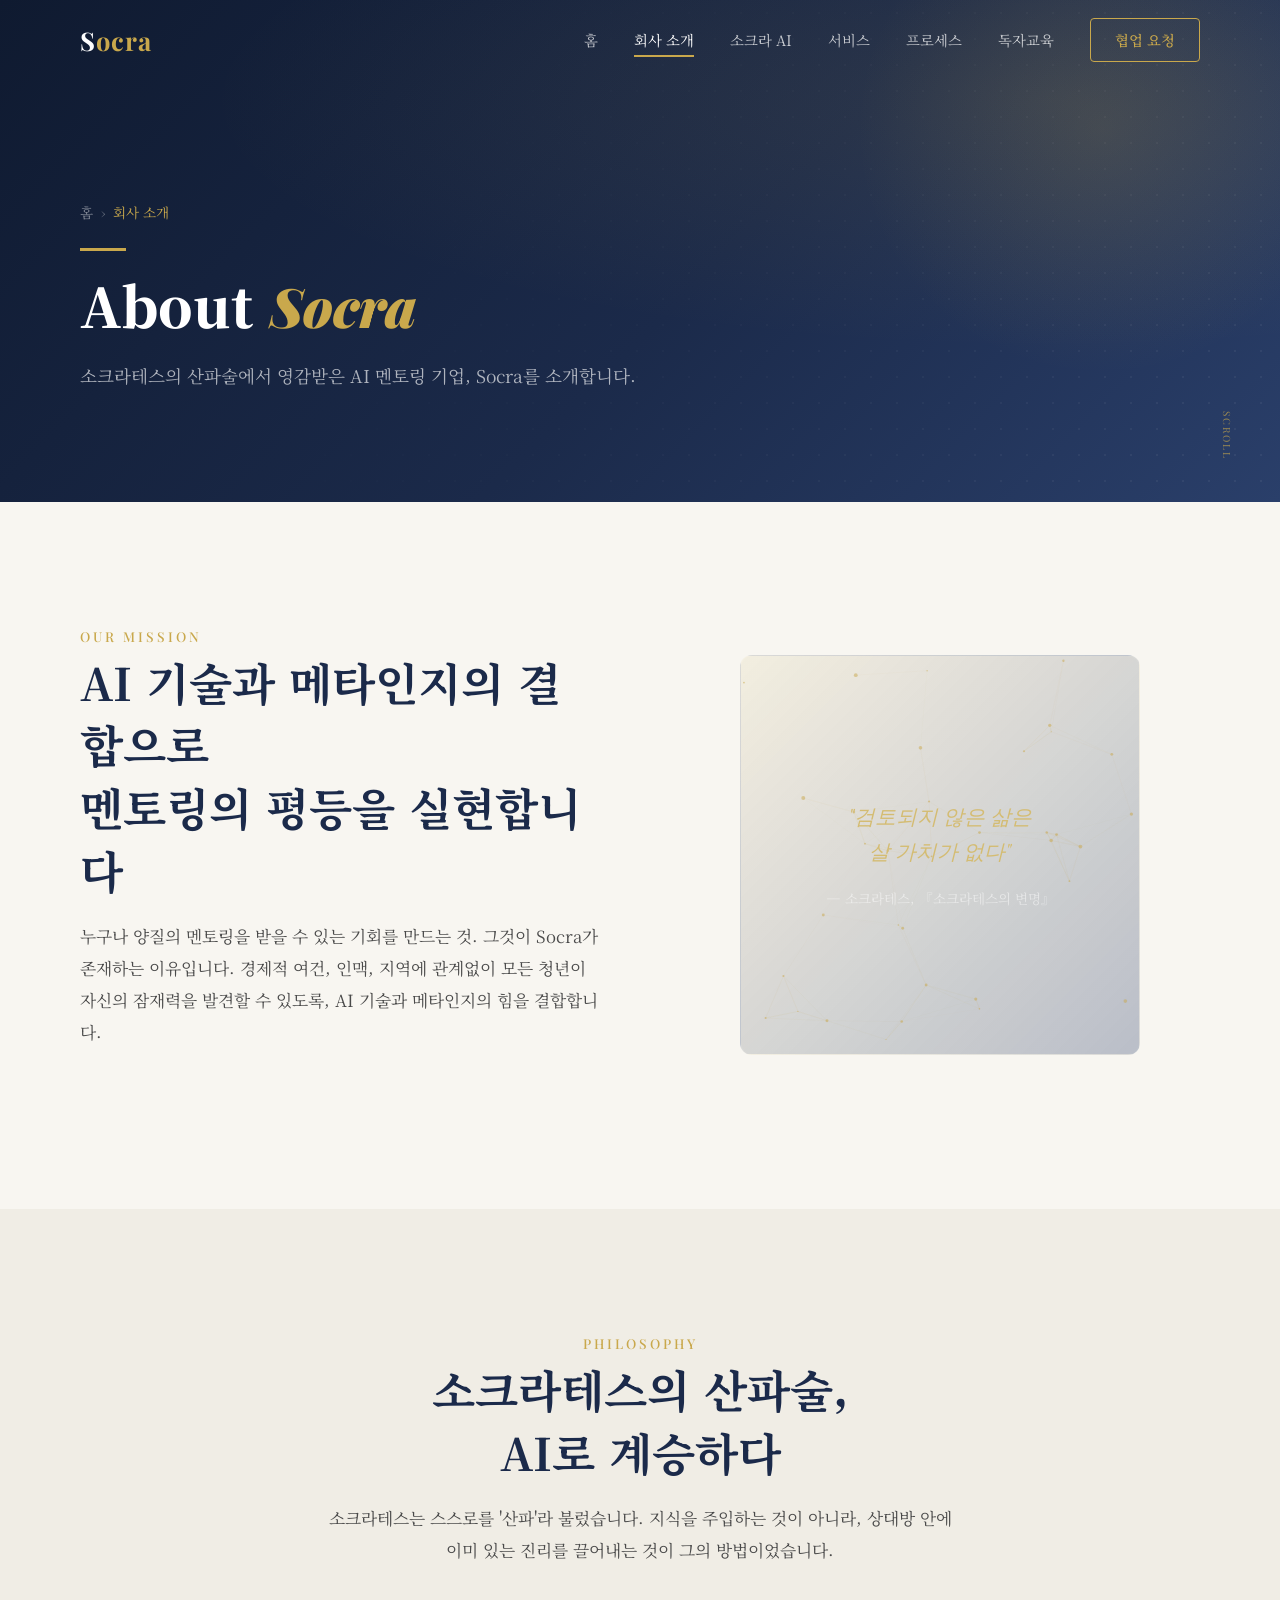
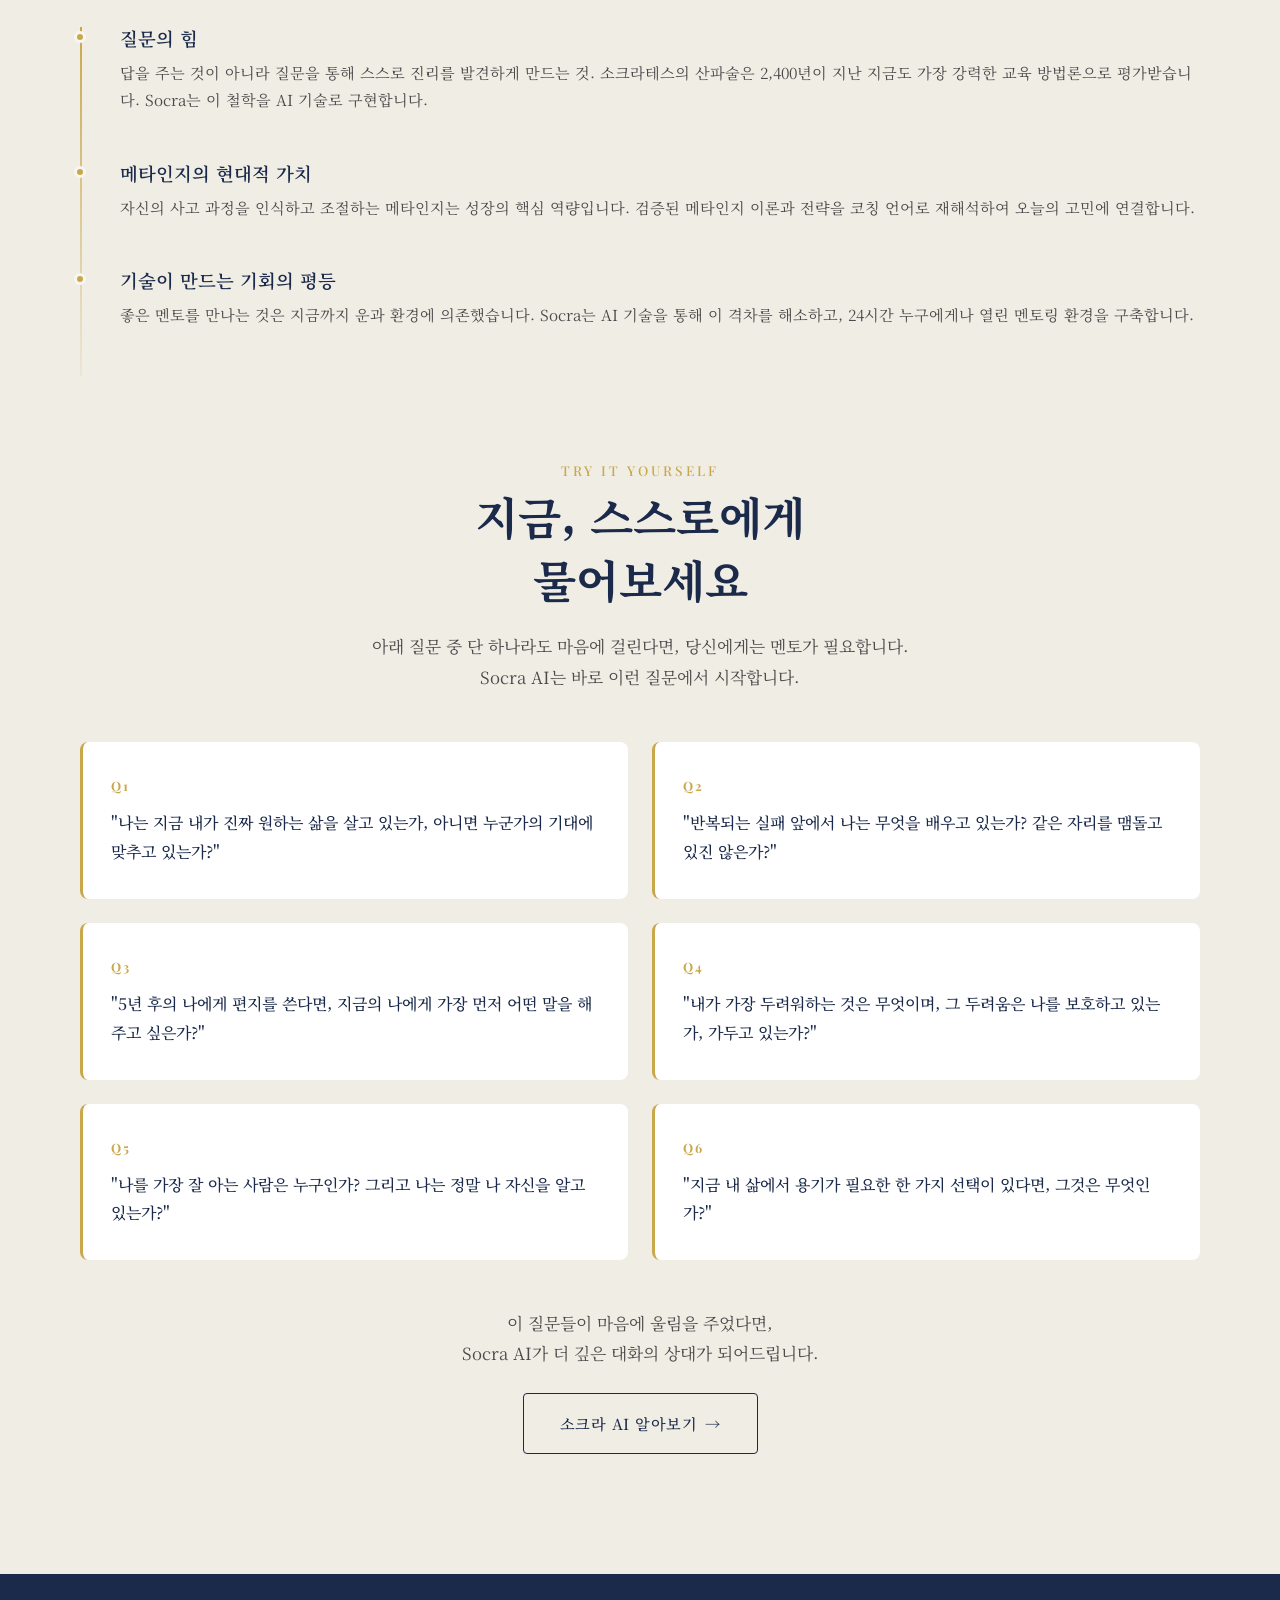
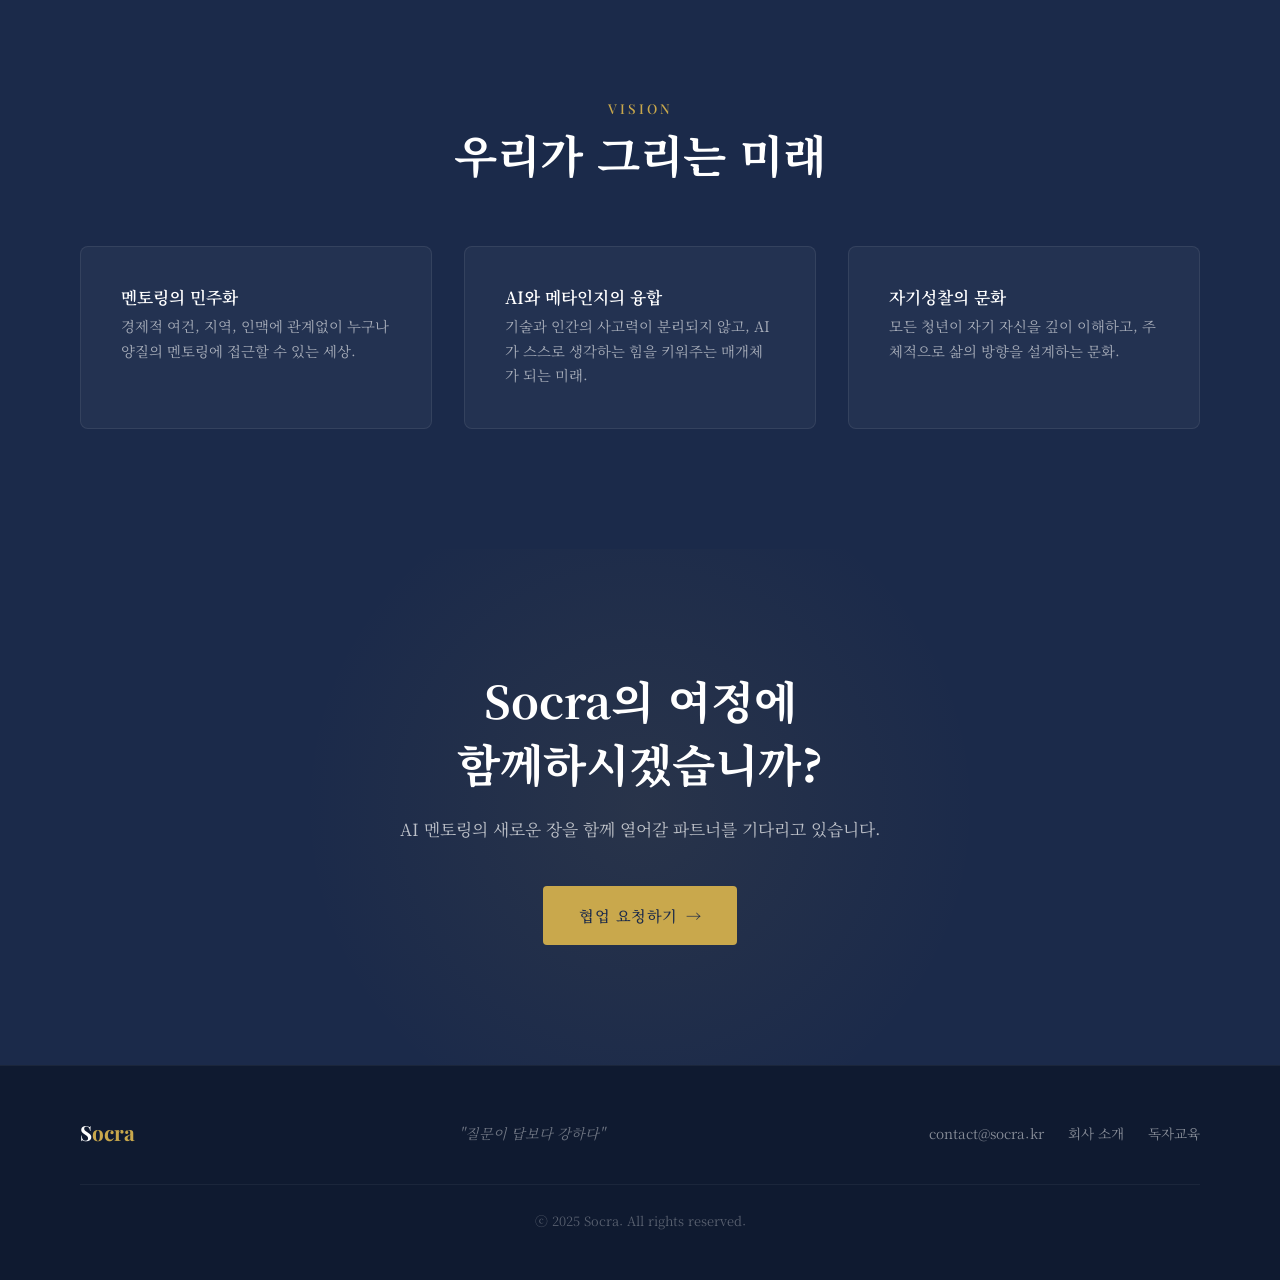
<file: about.html>
<!DOCTYPE html>
<html lang="ko">
<head>
  <meta charset="UTF-8">
  <meta name="viewport" content="width=device-width, initial-scale=1.0">
  <title>회사 소개 — Socra (소크라)</title>
  <meta name="description" content="Socra의 미션, 비전, 철학을 소개합니다. 소크라테스의 지혜와 AI 기술의 결합.">
  <link rel="stylesheet" href="style.css">
</head>
<body>

  <!-- Navigation -->
  <nav class="navbar scrolled">
    <div class="container">
      <a href="index.html" class="nav-logo">S<span>ocra</span></a>
      <div class="nav-links">
        <a href="index.html">홈</a>
        <a href="about.html" class="active">회사 소개</a>
        <a href="socra.html">소크라 AI</a>
        <a href="services.html">서비스</a>
        <a href="process.html">프로세스</a>
        <a href="education.html">독자교육</a>
        <a href="https://naver.me/xYNYFlxU" target="_blank" class="nav-cta">협업 요청</a>
      </div>
      <div class="nav-toggle"><span></span><span></span><span></span></div>
    </div>
  </nav>

  <!-- Page Header -->
  <header class="page-header">
    <div class="container">
      <div class="breadcrumb">
        <a href="index.html">홈</a>
        <span>›</span>
        <span class="current">회사 소개</span>
      </div>
      <h1>About <em style="font-family:var(--font-display);color:var(--gold);font-style:italic;">Socra</em></h1>
      <p>소크라테스의 산파술에서 영감받은 AI 멘토링 기업, Socra를 소개합니다.</p>
    </div>
  </header>

  <!-- Mission Section -->
  <section class="content-section">
    <div class="container">
      <div class="intro-grid">
        <div class="intro-text">
          <div class="reveal">
            <span class="section-label">Our Mission</span>
            <h2 class="section-title">AI 기술과 메타인지의 결합으로<br>멘토링의 평등을 실현합니다</h2>
            <p class="section-desc">누구나 양질의 멘토링을 받을 수 있는 기회를 만드는 것. 그것이 Socra가 존재하는 이유입니다. 경제적 여건, 인맥, 지역에 관계없이 모든 청년이 자신의 잠재력을 발견할 수 있도록, AI 기술과 메타인지의 힘을 결합합니다.</p>
          </div>
        </div>
        <div class="intro-visual reveal reveal-delay-1">
          <div class="intro-visual-box" style="max-width:400px;">
            <canvas id="aboutCanvas"></canvas>
            <div class="intro-quote">
              <blockquote>"검토되지 않은 삶은<br>살 가치가 없다"</blockquote>
              <cite>— 소크라테스, 『소크라테스의 변명』</cite>
            </div>
          </div>
        </div>
      </div>
    </div>
  </section>

  <!-- Philosophy Section -->
  <section class="content-section alt-bg">
    <div class="container">
      <div class="reveal" style="text-align:center;margin-bottom:60px;">
        <span class="section-label">Philosophy</span>
        <h2 class="section-title">소크라테스의 산파술,<br>AI로 계승하다</h2>
        <p class="section-desc" style="margin:0 auto;">소크라테스는 스스로를 '산파'라 불렀습니다. 지식을 주입하는 것이 아니라, 상대방 안에 이미 있는 진리를 끌어내는 것이 그의 방법이었습니다.</p>
      </div>
      <div class="timeline reveal">
        <div class="timeline-item reveal reveal-delay-1">
          <h4>질문의 힘</h4>
          <p>답을 주는 것이 아니라 질문을 통해 스스로 진리를 발견하게 만드는 것. 소크라테스의 산파술은 2,400년이 지난 지금도 가장 강력한 교육 방법론으로 평가받습니다. Socra는 이 철학을 AI 기술로 구현합니다.</p>
        </div>
        <div class="timeline-item reveal reveal-delay-2">
          <h4>메타인지의 현대적 가치</h4>
          <p>자신의 사고 과정을 인식하고 조절하는 메타인지는 성장의 핵심 역량입니다. 검증된 메타인지 이론과 전략을 코칭 언어로 재해석하여 오늘의 고민에 연결합니다.</p>
        </div>
        <div class="timeline-item reveal reveal-delay-3">
          <h4>기술이 만드는 기회의 평등</h4>
          <p>좋은 멘토를 만나는 것은 지금까지 운과 환경에 의존했습니다. Socra는 AI 기술을 통해 이 격차를 해소하고, 24시간 누구에게나 열린 멘토링 환경을 구축합니다.</p>
        </div>
      </div>

      <!-- 자기성찰 질문 섹션 -->
      <div class="questions-block reveal" style="margin-top:80px;">
        <div style="text-align:center;margin-bottom:48px;">
          <span class="section-label">Try It Yourself</span>
          <h2 class="section-title">지금, 스스로에게<br>물어보세요</h2>
          <p class="section-desc" style="margin:0 auto;">아래 질문 중 단 하나라도 마음에 걸린다면, 당신에게는 멘토가 필요합니다.<br>Socra AI는 바로 이런 질문에서 시작합니다.</p>
        </div>
        <div class="question-grid">
          <div class="question-card reveal reveal-delay-1">
            <span class="question-num">Q1</span>
            <p class="question-text">"나는 지금 내가 진짜 원하는 삶을 살고 있는가, 아니면 누군가의 기대에 맞추고 있는가?"</p>
          </div>
          <div class="question-card reveal reveal-delay-2">
            <span class="question-num">Q2</span>
            <p class="question-text">"반복되는 실패 앞에서 나는 무엇을 배우고 있는가? 같은 자리를 맴돌고 있진 않은가?"</p>
          </div>
          <div class="question-card reveal reveal-delay-3">
            <span class="question-num">Q3</span>
            <p class="question-text">"5년 후의 나에게 편지를 쓴다면, 지금의 나에게 가장 먼저 어떤 말을 해주고 싶은가?"</p>
          </div>
          <div class="question-card reveal reveal-delay-4">
            <span class="question-num">Q4</span>
            <p class="question-text">"내가 가장 두려워하는 것은 무엇이며, 그 두려움은 나를 보호하고 있는가, 가두고 있는가?"</p>
          </div>
          <div class="question-card reveal reveal-delay-5">
            <span class="question-num">Q5</span>
            <p class="question-text">"나를 가장 잘 아는 사람은 누구인가? 그리고 나는 정말 나 자신을 알고 있는가?"</p>
          </div>
          <div class="question-card reveal reveal-delay-6">
            <span class="question-num">Q6</span>
            <p class="question-text">"지금 내 삶에서 용기가 필요한 한 가지 선택이 있다면, 그것은 무엇인가?"</p>
          </div>
        </div>
        <div style="text-align:center;margin-top:48px;" class="reveal">
          <p style="font-size:1.05rem;color:var(--dark-light);margin-bottom:24px;">이 질문들이 마음에 울림을 주었다면,<br>Socra AI가 더 깊은 대화의 상대가 되어드립니다.</p>
          <a href="socra.html" class="btn btn-outline-dark">소크라 AI 알아보기 <span class="btn-arrow">→</span></a>
        </div>
      </div>
    </div>
  </section>

  <!-- Vision Section -->
  <section class="content-section dark-bg">
    <div class="container">
      <div class="reveal" style="text-align:center;margin-bottom:60px;">
        <span class="section-label">Vision</span>
        <h2 class="section-title white">우리가 그리는 미래</h2>
      </div>
      <div class="problem-grid">
        <div class="value-card reveal reveal-delay-1" style="padding:40px;">
          <div>
            <h4>멘토링의 민주화</h4>
            <p>경제적 여건, 지역, 인맥에 관계없이 누구나 양질의 멘토링에 접근할 수 있는 세상.</p>
          </div>
        </div>
        <div class="value-card reveal reveal-delay-2" style="padding:40px;">
          <div>
            <h4>AI와 메타인지의 융합</h4>
            <p>기술과 인간의 사고력이 분리되지 않고, AI가 스스로 생각하는 힘을 키워주는 매개체가 되는 미래.</p>
          </div>
        </div>
        <div class="value-card reveal reveal-delay-3" style="padding:40px;">
          <div>
            <h4>자기성찰의 문화</h4>
            <p>모든 청년이 자기 자신을 깊이 이해하고, 주체적으로 삶의 방향을 설계하는 문화.</p>
          </div>
        </div>
      </div>
    </div>
  </section>

  <!-- CTA -->
  <section class="collab-section">
    <div class="container">
      <div class="reveal">
        <h2 class="section-title white">Socra의 여정에<br>함께하시겠습니까?</h2>
        <p class="section-desc white" style="margin:0 auto 40px;">AI 멘토링의 새로운 장을 함께 열어갈 파트너를 기다리고 있습니다.</p>
        <a href="https://naver.me/xYNYFlxU" target="_blank" class="btn btn-primary">협업 요청하기 <span class="btn-arrow">→</span></a>
      </div>
    </div>
  </section>

  <!-- Footer -->
  <footer class="footer">
    <div class="container">
      <div class="footer-inner">
        <div class="footer-logo">S<span>ocra</span></div>
        <div class="footer-philosophy">"질문이 답보다 강하다"</div>
        <div class="footer-links">
          <a href="mailto:contact@socra.kr">contact@socra.kr</a>
          <a href="about.html">회사 소개</a>
        <a href="education.html">독자교육</a>
        </div>
      </div>
      <div class="footer-bottom">ⓒ 2025 Socra. All rights reserved.</div>
    </div>
  </footer>

  <script src="main.js"></script>
  <script>
    const aboutCanvas = document.getElementById('aboutCanvas');
    if (aboutCanvas) new MiniParticle(aboutCanvas, { particleCount: 35, speed: 0.2, lineMaxDist: 90 });
  </script>
</body>
</html>
</file>
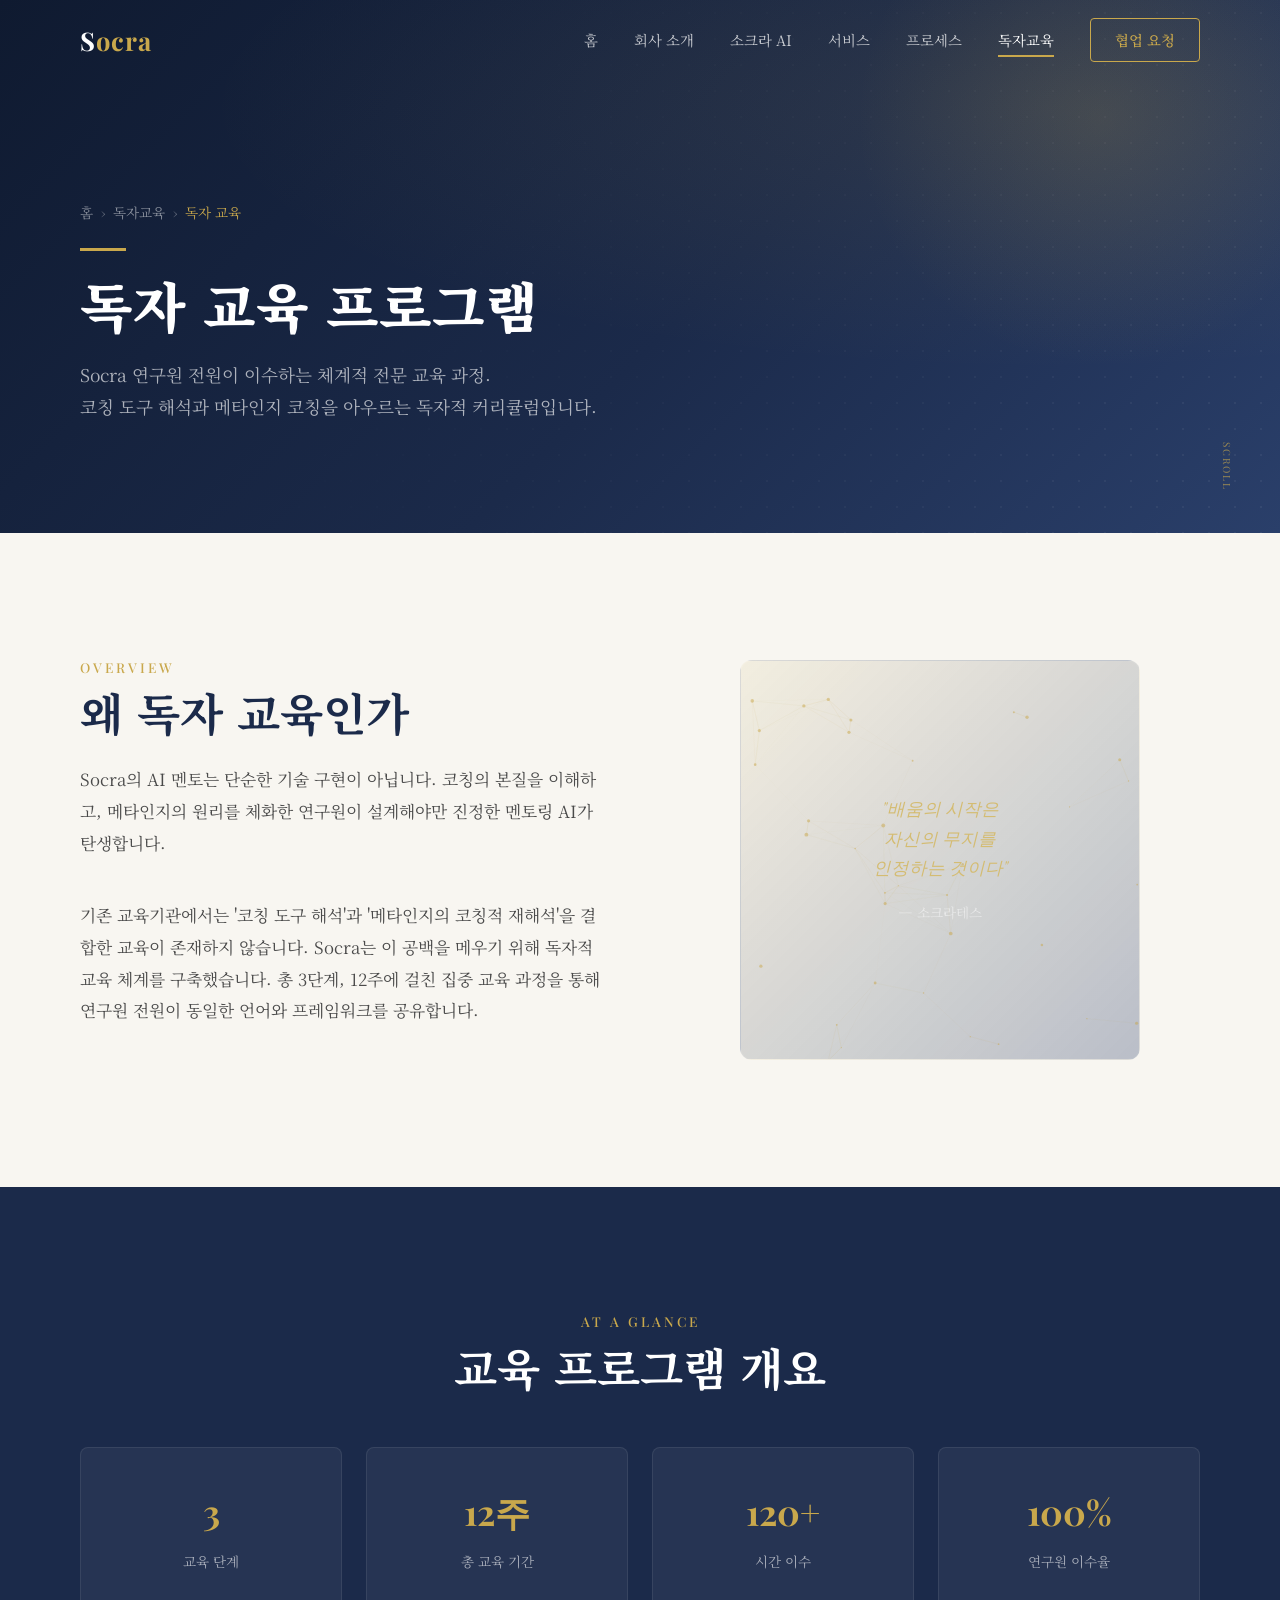
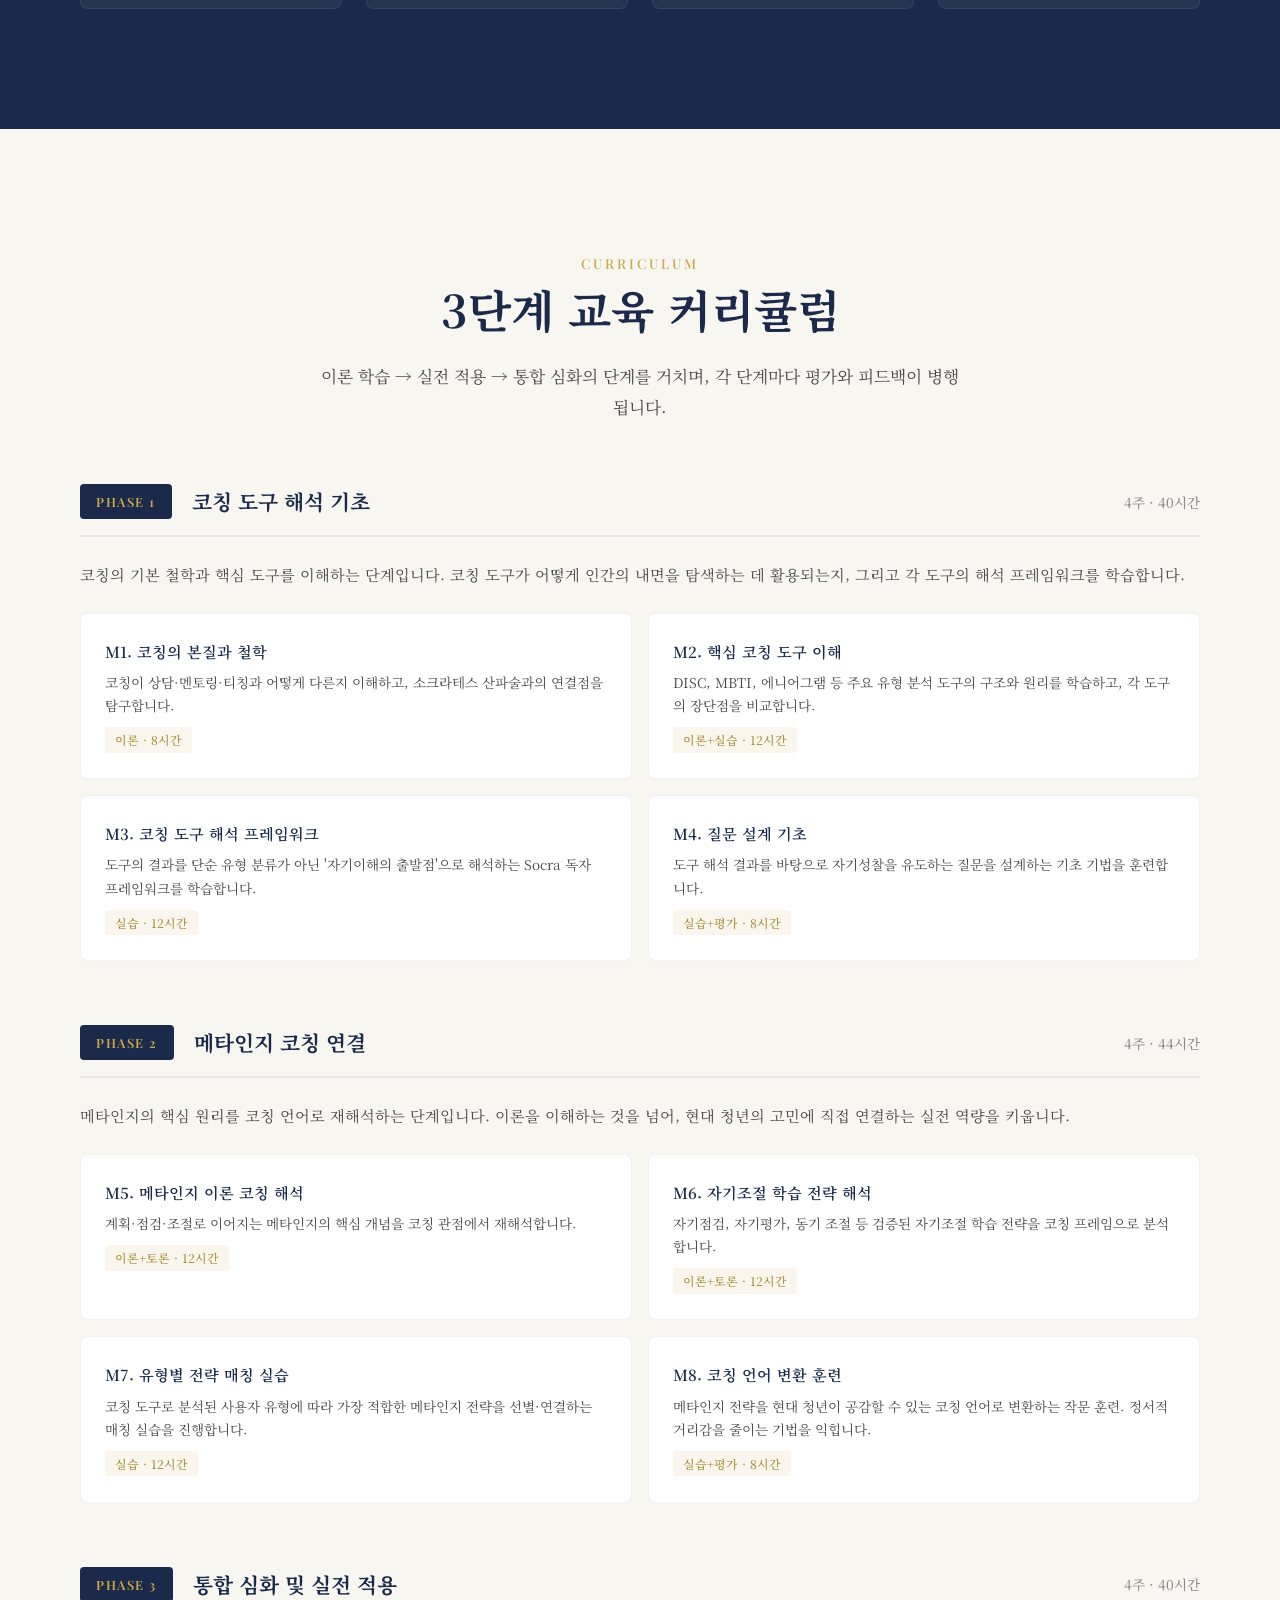
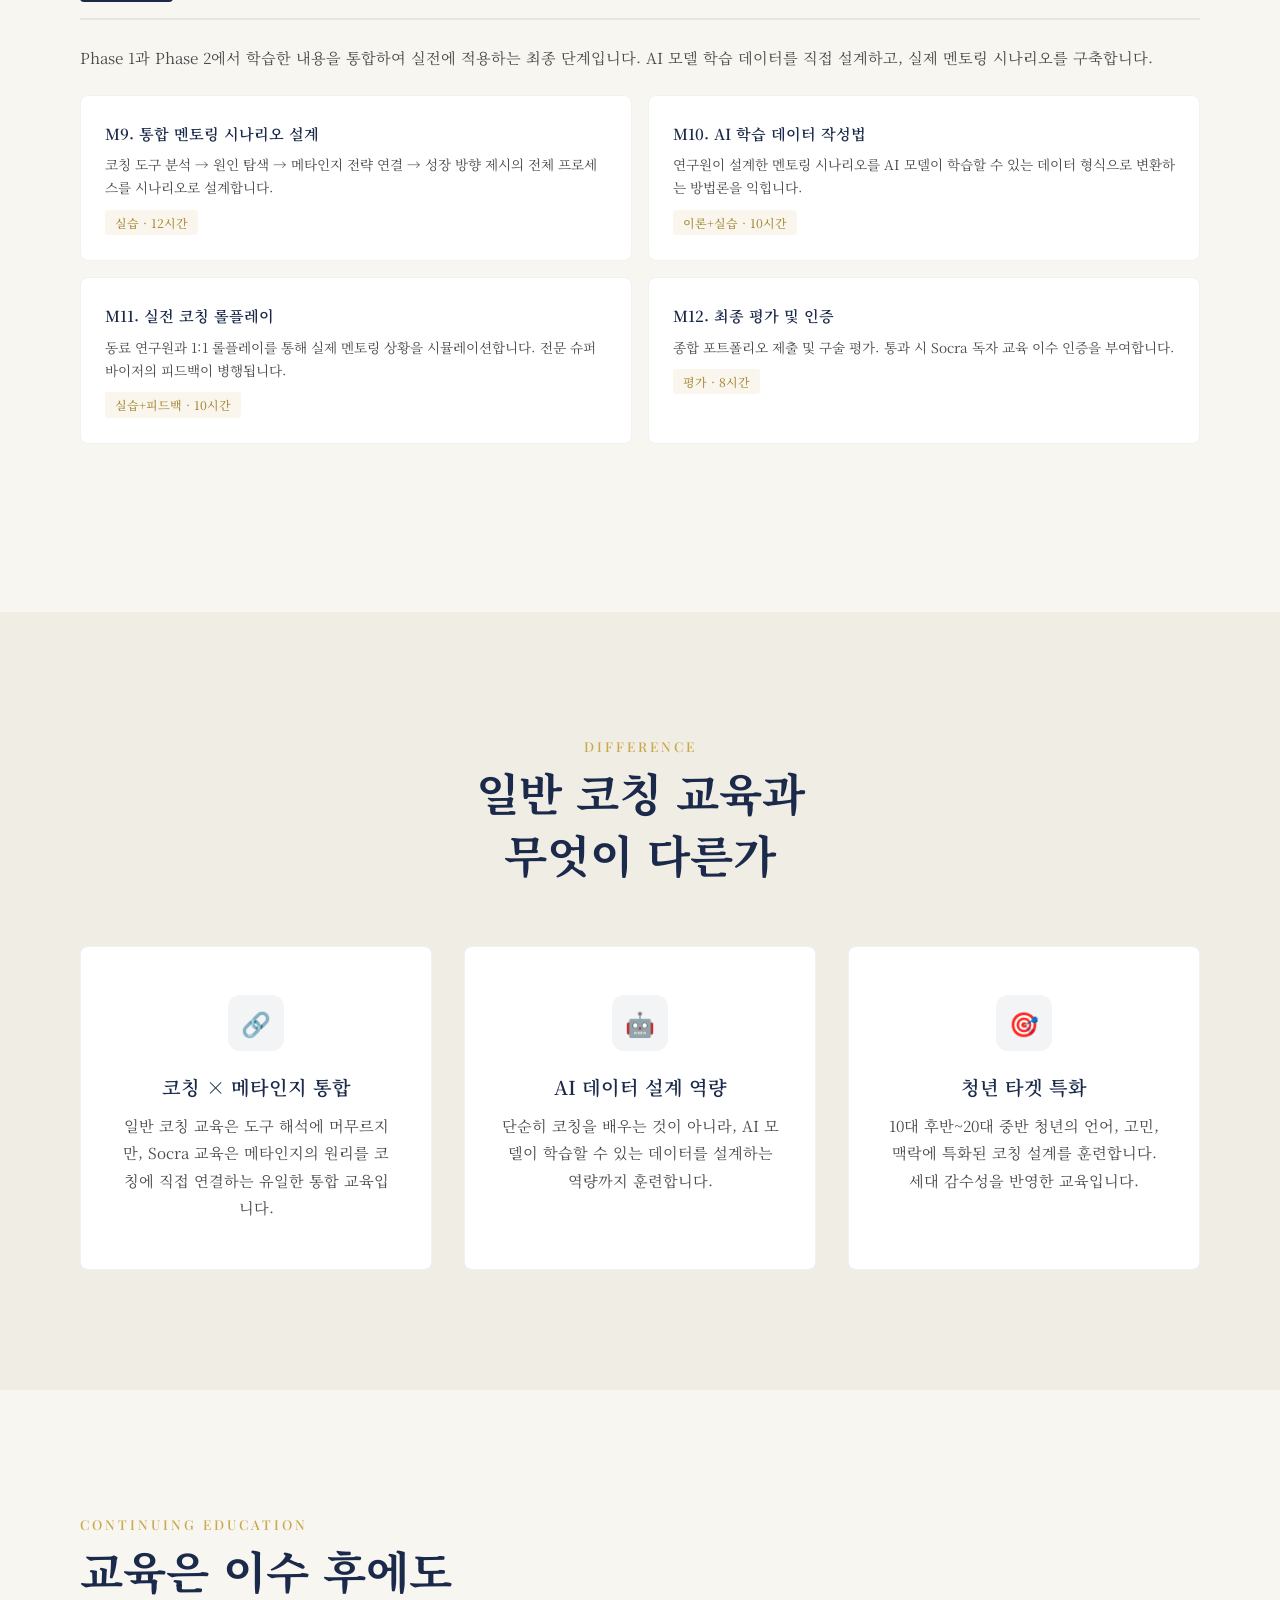
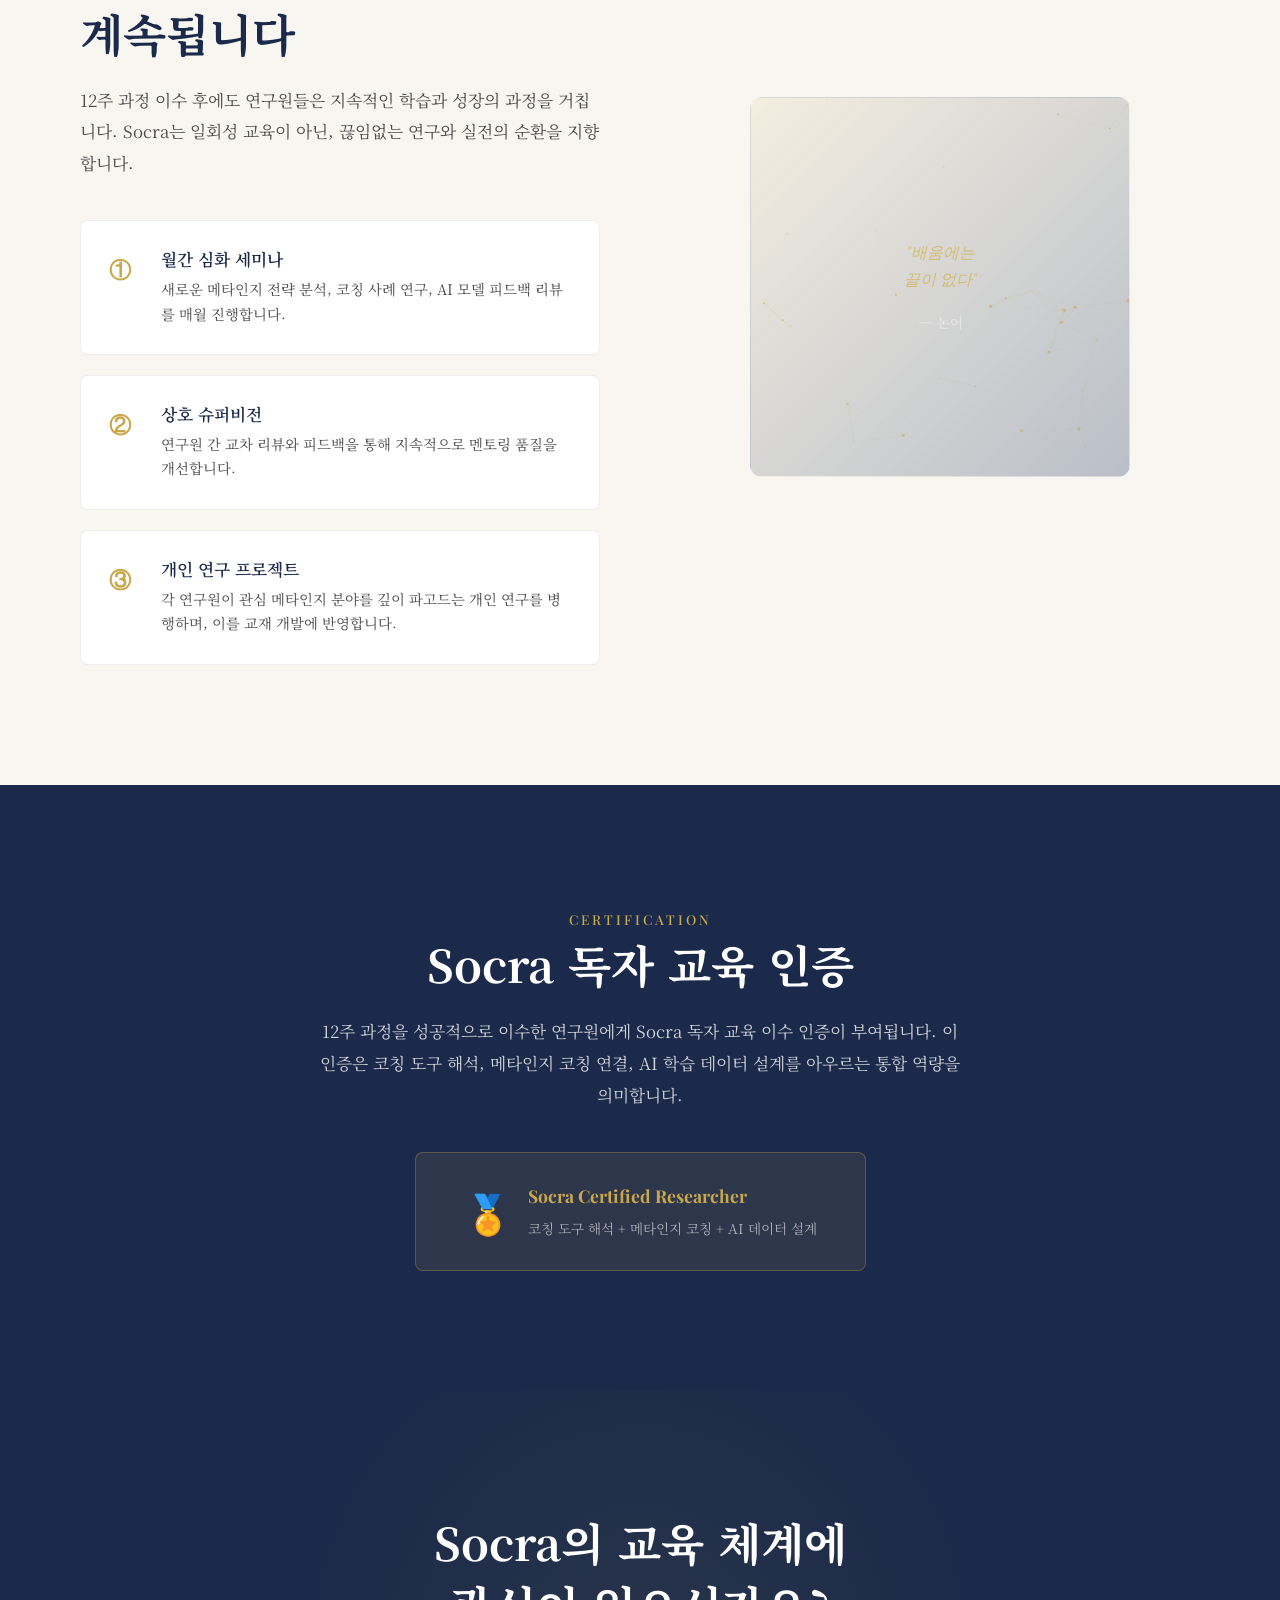
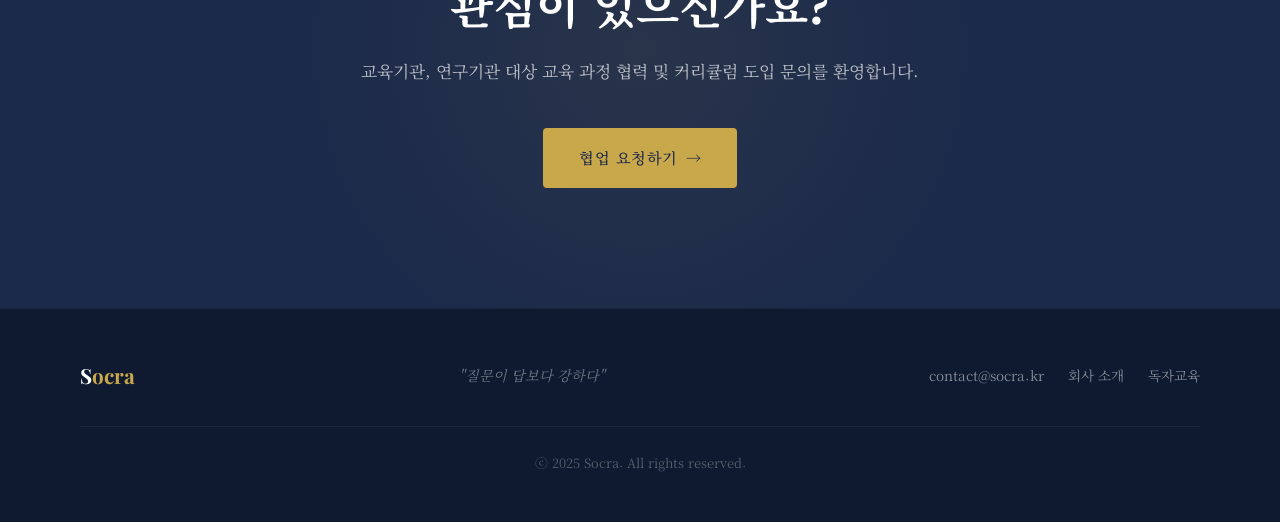
<file: education.html>
<!DOCTYPE html>
<html lang="ko">
<head>
  <meta charset="UTF-8">
  <meta name="viewport" content="width=device-width, initial-scale=1.0">
  <title>독자 교육 프로그램 — Socra (소크라)</title>
  <meta name="description" content="Socra 연구원 독자 교육 프로그램. 코칭 도구 해석과 메타인지 코칭의 전문 커리큘럼을 소개합니다.">
  <link rel="stylesheet" href="style.css">
</head>
<body>

  <!-- Navigation -->
  <nav class="navbar scrolled">
    <div class="container">
      <a href="index.html" class="nav-logo">S<span>ocra</span></a>
      <div class="nav-links">
        <a href="index.html">홈</a>
        <a href="about.html">회사 소개</a>
        <a href="socra.html">소크라 AI</a>
        <a href="services.html">서비스</a>
        <a href="process.html">프로세스</a>
        <a href="education.html" class="active">독자교육</a>
        <a href="https://naver.me/xYNYFlxU" target="_blank" class="nav-cta">협업 요청</a>
      </div>
      <div class="nav-toggle"><span></span><span></span><span></span></div>
    </div>
  </nav>

  <!-- Page Header -->
  <header class="page-header">
    <div class="container">
      <div class="breadcrumb">
        <a href="index.html">홈</a><span>›</span>
        <a href="education.html" class="active">독자교육</a><span>›</span><span class="current">독자 교육</span>
      </div>
      <h1>독자 교육 프로그램</h1>
      <p>Socra 연구원 전원이 이수하는 체계적 전문 교육 과정.<br>코칭 도구 해석과 메타인지 코칭을 아우르는 독자적 커리큘럼입니다.</p>
    </div>
  </header>

  <!-- Overview -->
  <section class="content-section">
    <div class="container">
      <div class="intro-grid">
        <div class="intro-text">
          <div class="reveal">
            <span class="section-label">Overview</span>
            <h2 class="section-title">왜 독자 교육인가</h2>
            <p class="section-desc">Socra의 AI 멘토는 단순한 기술 구현이 아닙니다. 코칭의 본질을 이해하고, 메타인지의 원리를 체화한 연구원이 설계해야만 진정한 멘토링 AI가 탄생합니다.</p>
          </div>
          <div class="reveal reveal-delay-1" style="margin-top:32px;">
            <p class="section-desc">기존 교육기관에서는 '코칭 도구 해석'과 '메타인지의 코칭적 재해석'을 결합한 교육이 존재하지 않습니다. Socra는 이 공백을 메우기 위해 독자적 교육 체계를 구축했습니다. 총 3단계, 12주에 걸친 집중 교육 과정을 통해 연구원 전원이 동일한 언어와 프레임워크를 공유합니다.</p>
          </div>
        </div>
        <div class="intro-visual reveal reveal-delay-2">
          <div class="intro-visual-box" style="max-width:400px;">
            <canvas id="eduCanvas"></canvas>
            <div class="intro-quote">
              <blockquote style="font-size:1.1rem;">"배움의 시작은<br>자신의 무지를<br>인정하는 것이다"</blockquote>
              <cite>— 소크라테스</cite>
            </div>
          </div>
        </div>
      </div>
    </div>
  </section>

  <!-- Education Stats -->
  <section class="content-section dark-bg">
    <div class="container">
      <div class="reveal" style="text-align:center;margin-bottom:20px;">
        <span class="section-label">At a Glance</span>
        <h2 class="section-title white">교육 프로그램 개요</h2>
      </div>
      <div class="edu-stats reveal">
        <div class="edu-stat">
          <span class="stat-num">3</span>
          <span class="stat-label">교육 단계</span>
        </div>
        <div class="edu-stat">
          <span class="stat-num">12주</span>
          <span class="stat-label">총 교육 기간</span>
        </div>
        <div class="edu-stat">
          <span class="stat-num">120+</span>
          <span class="stat-label">시간 이수</span>
        </div>
        <div class="edu-stat">
          <span class="stat-num">100%</span>
          <span class="stat-label">연구원 이수율</span>
        </div>
      </div>
    </div>
  </section>

  <!-- Phase 1 -->
  <section class="content-section">
    <div class="container">
      <div class="reveal" style="text-align:center;margin-bottom:60px;">
        <span class="section-label">Curriculum</span>
        <h2 class="section-title">3단계 교육 커리큘럼</h2>
        <p class="section-desc" style="margin:0 auto;">이론 학습 → 실전 적용 → 통합 심화의 단계를 거치며, 각 단계마다 평가와 피드백이 병행됩니다.</p>
      </div>

      <!-- Phase 1 -->
      <div class="curriculum-phase reveal">
        <div class="curriculum-phase-header">
          <span class="phase-badge">Phase 1</span>
          <h3>코칭 도구 해석 기초</h3>
          <span class="phase-duration">4주 · 40시간</span>
        </div>
        <p style="color:var(--dark-light);margin-bottom:24px;font-size:0.95rem;line-height:1.8;">코칭의 기본 철학과 핵심 도구를 이해하는 단계입니다. 코칭 도구가 어떻게 인간의 내면을 탐색하는 데 활용되는지, 그리고 각 도구의 해석 프레임워크를 학습합니다.</p>
        <div class="curriculum-modules">
          <div class="curriculum-module reveal reveal-delay-1">
            <h5>M1. 코칭의 본질과 철학</h5>
            <p>코칭이 상담·멘토링·티칭과 어떻게 다른지 이해하고, 소크라테스 산파술과의 연결점을 탐구합니다.</p>
            <span class="module-tag">이론 · 8시간</span>
          </div>
          <div class="curriculum-module reveal reveal-delay-2">
            <h5>M2. 핵심 코칭 도구 이해</h5>
            <p>DISC, MBTI, 에니어그램 등 주요 유형 분석 도구의 구조와 원리를 학습하고, 각 도구의 장단점을 비교합니다.</p>
            <span class="module-tag">이론+실습 · 12시간</span>
          </div>
          <div class="curriculum-module reveal reveal-delay-3">
            <h5>M3. 코칭 도구 해석 프레임워크</h5>
            <p>도구의 결과를 단순 유형 분류가 아닌 '자기이해의 출발점'으로 해석하는 Socra 독자 프레임워크를 학습합니다.</p>
            <span class="module-tag">실습 · 12시간</span>
          </div>
          <div class="curriculum-module reveal reveal-delay-4">
            <h5>M4. 질문 설계 기초</h5>
            <p>도구 해석 결과를 바탕으로 자기성찰을 유도하는 질문을 설계하는 기초 기법을 훈련합니다.</p>
            <span class="module-tag">실습+평가 · 8시간</span>
          </div>
        </div>
      </div>

      <!-- Phase 2 -->
      <div class="curriculum-phase reveal" style="margin-top:64px;">
        <div class="curriculum-phase-header">
          <span class="phase-badge">Phase 2</span>
          <h3>메타인지 코칭 연결</h3>
          <span class="phase-duration">4주 · 44시간</span>
        </div>
        <p style="color:var(--dark-light);margin-bottom:24px;font-size:0.95rem;line-height:1.8;">메타인지의 핵심 원리를 코칭 언어로 재해석하는 단계입니다. 이론을 이해하는 것을 넘어, 현대 청년의 고민에 직접 연결하는 실전 역량을 키웁니다.</p>
        <div class="curriculum-modules">
          <div class="curriculum-module reveal reveal-delay-1">
            <h5>M5. 메타인지 이론 코칭 해석</h5>
            <p>계획·점검·조절로 이어지는 메타인지의 핵심 개념을 코칭 관점에서 재해석합니다.</p>
            <span class="module-tag">이론+토론 · 12시간</span>
          </div>
          <div class="curriculum-module reveal reveal-delay-2">
            <h5>M6. 자기조절 학습 전략 해석</h5>
            <p>자기점검, 자기평가, 동기 조절 등 검증된 자기조절 학습 전략을 코칭 프레임으로 분석합니다.</p>
            <span class="module-tag">이론+토론 · 12시간</span>
          </div>
          <div class="curriculum-module reveal reveal-delay-3">
            <h5>M7. 유형별 전략 매칭 실습</h5>
            <p>코칭 도구로 분석된 사용자 유형에 따라 가장 적합한 메타인지 전략을 선별·연결하는 매칭 실습을 진행합니다.</p>
            <span class="module-tag">실습 · 12시간</span>
          </div>
          <div class="curriculum-module reveal reveal-delay-4">
            <h5>M8. 코칭 언어 변환 훈련</h5>
            <p>메타인지 전략을 현대 청년이 공감할 수 있는 코칭 언어로 변환하는 작문 훈련. 정서적 거리감을 줄이는 기법을 익힙니다.</p>
            <span class="module-tag">실습+평가 · 8시간</span>
          </div>
        </div>
      </div>

      <!-- Phase 3 -->
      <div class="curriculum-phase reveal" style="margin-top:64px;">
        <div class="curriculum-phase-header">
          <span class="phase-badge">Phase 3</span>
          <h3>통합 심화 및 실전 적용</h3>
          <span class="phase-duration">4주 · 40시간</span>
        </div>
        <p style="color:var(--dark-light);margin-bottom:24px;font-size:0.95rem;line-height:1.8;">Phase 1과 Phase 2에서 학습한 내용을 통합하여 실전에 적용하는 최종 단계입니다. AI 모델 학습 데이터를 직접 설계하고, 실제 멘토링 시나리오를 구축합니다.</p>
        <div class="curriculum-modules">
          <div class="curriculum-module reveal reveal-delay-1">
            <h5>M9. 통합 멘토링 시나리오 설계</h5>
            <p>코칭 도구 분석 → 원인 탐색 → 메타인지 전략 연결 → 성장 방향 제시의 전체 프로세스를 시나리오로 설계합니다.</p>
            <span class="module-tag">실습 · 12시간</span>
          </div>
          <div class="curriculum-module reveal reveal-delay-2">
            <h5>M10. AI 학습 데이터 작성법</h5>
            <p>연구원이 설계한 멘토링 시나리오를 AI 모델이 학습할 수 있는 데이터 형식으로 변환하는 방법론을 익힙니다.</p>
            <span class="module-tag">이론+실습 · 10시간</span>
          </div>
          <div class="curriculum-module reveal reveal-delay-3">
            <h5>M11. 실전 코칭 롤플레이</h5>
            <p>동료 연구원과 1:1 롤플레이를 통해 실제 멘토링 상황을 시뮬레이션합니다. 전문 슈퍼바이저의 피드백이 병행됩니다.</p>
            <span class="module-tag">실습+피드백 · 10시간</span>
          </div>
          <div class="curriculum-module reveal reveal-delay-4">
            <h5>M12. 최종 평가 및 인증</h5>
            <p>종합 포트폴리오 제출 및 구술 평가. 통과 시 Socra 독자 교육 이수 인증을 부여합니다.</p>
            <span class="module-tag">평가 · 8시간</span>
          </div>
        </div>
      </div>
    </div>
  </section>

  <!-- Certification & What Makes It Different -->
  <section class="content-section alt-bg">
    <div class="container">
      <div class="reveal" style="text-align:center;margin-bottom:60px;">
        <span class="section-label">Difference</span>
        <h2 class="section-title">일반 코칭 교육과<br>무엇이 다른가</h2>
      </div>
      <div class="problem-grid">
        <div class="problem-card reveal reveal-delay-1" style="text-align:center;">
          <div class="problem-icon" style="margin:0 auto 24px;">🔗</div>
          <h3>코칭 × 메타인지 통합</h3>
          <p>일반 코칭 교육은 도구 해석에 머무르지만, Socra 교육은 메타인지의 원리를 코칭에 직접 연결하는 유일한 통합 교육입니다.</p>
        </div>
        <div class="problem-card reveal reveal-delay-2" style="text-align:center;">
          <div class="problem-icon" style="margin:0 auto 24px;">🤖</div>
          <h3>AI 데이터 설계 역량</h3>
          <p>단순히 코칭을 배우는 것이 아니라, AI 모델이 학습할 수 있는 데이터를 설계하는 역량까지 훈련합니다.</p>
        </div>
        <div class="problem-card reveal reveal-delay-3" style="text-align:center;">
          <div class="problem-icon" style="margin:0 auto 24px;">🎯</div>
          <h3>청년 타겟 특화</h3>
          <p>10대 후반~20대 중반 청년의 언어, 고민, 맥락에 특화된 코칭 설계를 훈련합니다. 세대 감수성을 반영한 교육입니다.</p>
        </div>
      </div>
    </div>
  </section>

  <!-- Ongoing Education -->
  <section class="content-section">
    <div class="container">
      <div class="intro-grid">
        <div class="intro-text">
          <div class="reveal">
            <span class="section-label">Continuing Education</span>
            <h2 class="section-title">교육은 이수 후에도<br>계속됩니다</h2>
            <p class="section-desc">12주 과정 이수 후에도 연구원들은 지속적인 학습과 성장의 과정을 거칩니다. Socra는 일회성 교육이 아닌, 끊임없는 연구와 실전의 순환을 지향합니다.</p>
          </div>
          <div class="values-grid reveal reveal-delay-1" style="margin-top:32px;">
            <div class="value-card" style="background:var(--white);border-color:rgba(27,42,74,0.08);">
              <span class="value-num" style="color:var(--gold);">①</span>
              <div>
                <h4 style="color:var(--navy);">월간 심화 세미나</h4>
                <p style="color:var(--dark-light);">새로운 메타인지 전략 분석, 코칭 사례 연구, AI 모델 피드백 리뷰를 매월 진행합니다.</p>
              </div>
            </div>
            <div class="value-card" style="background:var(--white);border-color:rgba(27,42,74,0.08);">
              <span class="value-num" style="color:var(--gold);">②</span>
              <div>
                <h4 style="color:var(--navy);">상호 슈퍼비전</h4>
                <p style="color:var(--dark-light);">연구원 간 교차 리뷰와 피드백을 통해 지속적으로 멘토링 품질을 개선합니다.</p>
              </div>
            </div>
            <div class="value-card" style="background:var(--white);border-color:rgba(27,42,74,0.08);">
              <span class="value-num" style="color:var(--gold);">③</span>
              <div>
                <h4 style="color:var(--navy);">개인 연구 프로젝트</h4>
                <p style="color:var(--dark-light);">각 연구원이 관심 메타인지 분야를 깊이 파고드는 개인 연구를 병행하며, 이를 교재 개발에 반영합니다.</p>
              </div>
            </div>
          </div>
        </div>
        <div class="intro-visual reveal reveal-delay-2">
          <div class="intro-visual-box" style="max-width:380px;">
            <canvas id="eduCanvas2"></canvas>
            <div class="intro-quote">
              <blockquote style="font-size:1rem;">"배움에는<br>끝이 없다"</blockquote>
              <cite>— 논어</cite>
            </div>
          </div>
        </div>
      </div>
    </div>
  </section>

  <!-- Certification Badge -->
  <section class="content-section dark-bg">
    <div class="container" style="text-align:center;">
      <div class="reveal">
        <span class="section-label">Certification</span>
        <h2 class="section-title white">Socra 독자 교육 인증</h2>
        <p class="section-desc white" style="margin:0 auto 40px;">12주 과정을 성공적으로 이수한 연구원에게 Socra 독자 교육 이수 인증이 부여됩니다. 이 인증은 코칭 도구 해석, 메타인지 코칭 연결, AI 학습 데이터 설계를 아우르는 통합 역량을 의미합니다.</p>
      </div>
      <div class="reveal reveal-delay-1" style="display:inline-flex;align-items:center;gap:16px;padding:24px 48px;background:rgba(201,168,76,0.1);border:1.5px solid rgba(201,168,76,0.3);border-radius:8px;">
        <span style="font-size:2.4rem;">🏅</span>
        <div style="text-align:left;">
          <span style="display:block;font-family:var(--font-display);font-size:1.1rem;font-weight:700;color:var(--gold);margin-bottom:2px;">Socra Certified Researcher</span>
          <span style="font-size:0.85rem;color:rgba(255,255,255,0.6);">코칭 도구 해석 + 메타인지 코칭 + AI 데이터 설계</span>
        </div>
      </div>
    </div>
  </section>

  <!-- CTA -->
  <section class="collab-section">
    <div class="container">
      <div class="reveal">
        <h2 class="section-title white">Socra의 교육 체계에<br>관심이 있으신가요?</h2>
        <p class="section-desc white" style="margin:0 auto 40px;">교육기관, 연구기관 대상 교육 과정 협력 및 커리큘럼 도입 문의를 환영합니다.</p>
        <div style="display:flex;gap:16px;justify-content:center;flex-wrap:wrap;">
          <a href="https://naver.me/xYNYFlxU" target="_blank" class="btn btn-primary">협업 요청하기 <span class="btn-arrow">→</span></a>
        </div>
      </div>
    </div>
  </section>

  <!-- Footer -->
  <footer class="footer">
    <div class="container">
      <div class="footer-inner">
        <div class="footer-logo">S<span>ocra</span></div>
        <div class="footer-philosophy">"질문이 답보다 강하다"</div>
        <div class="footer-links">
          <a href="mailto:contact@socra.kr">contact@socra.kr</a>
          <a href="about.html">회사 소개</a>
        <a href="education.html" class="active">독자교육</a>
        </div>
      </div>
      <div class="footer-bottom">ⓒ 2025 Socra. All rights reserved.</div>
    </div>
  </footer>

  <script src="main.js"></script>
  <script>
    const ec1 = document.getElementById('eduCanvas');
    if (ec1) new MiniParticle(ec1, { particleCount: 35, speed: 0.18, lineMaxDist: 90 });
    const ec2 = document.getElementById('eduCanvas2');
    if (ec2) new MiniParticle(ec2, { particleCount: 30, speed: 0.15, lineMaxDist: 80 });
  </script>
</body>
</html>
</file>
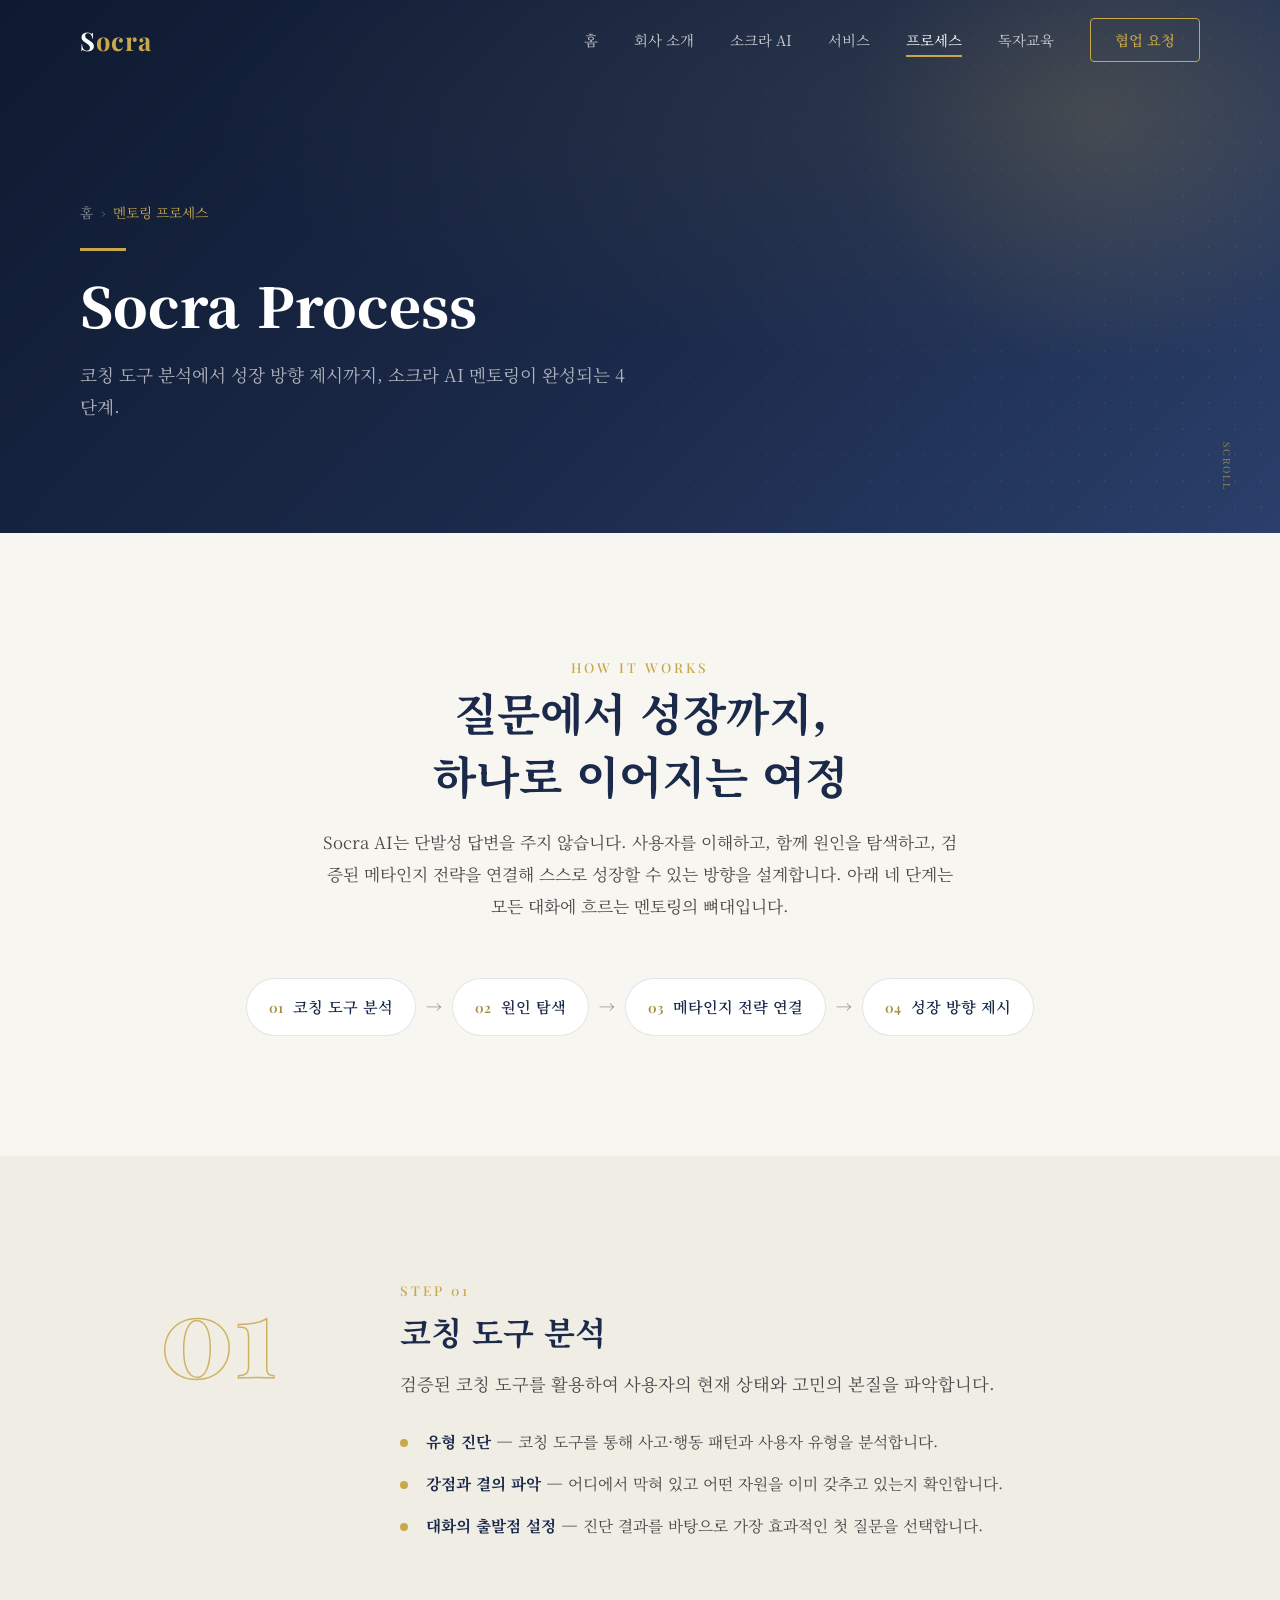
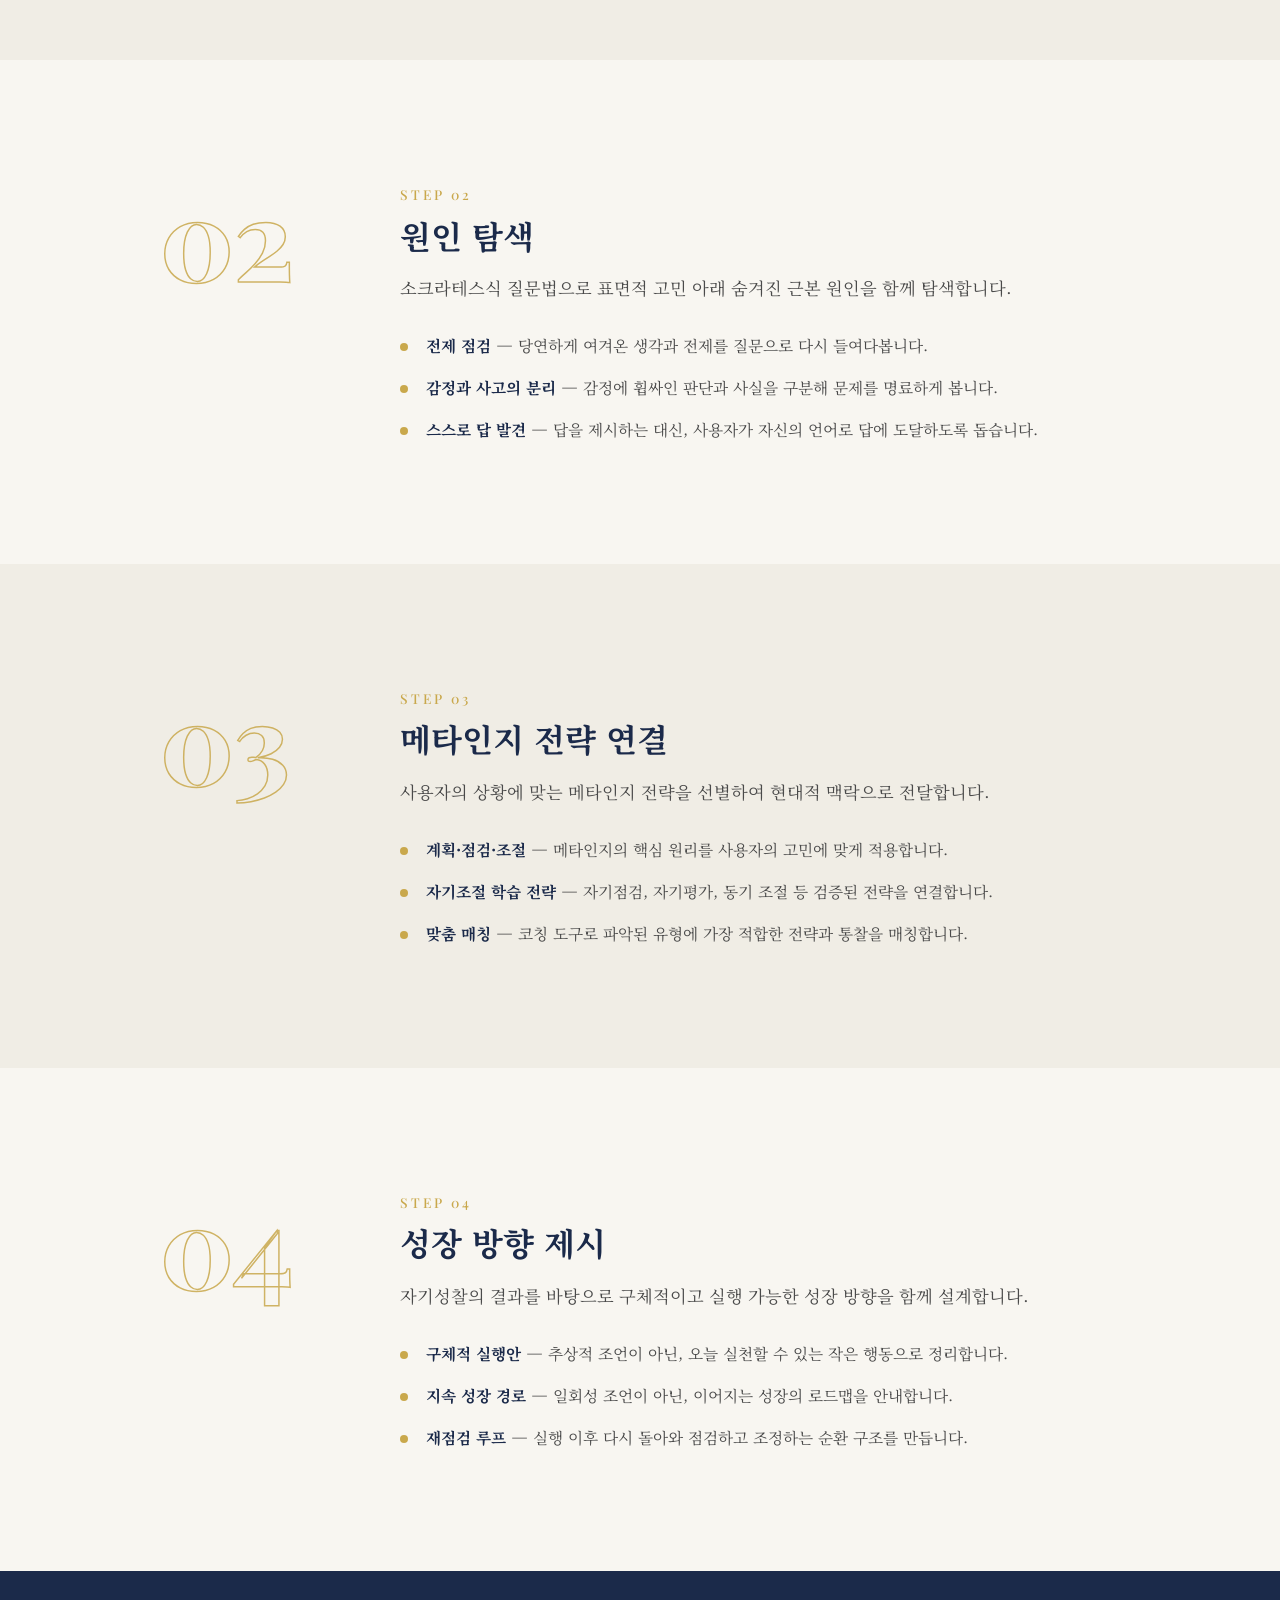
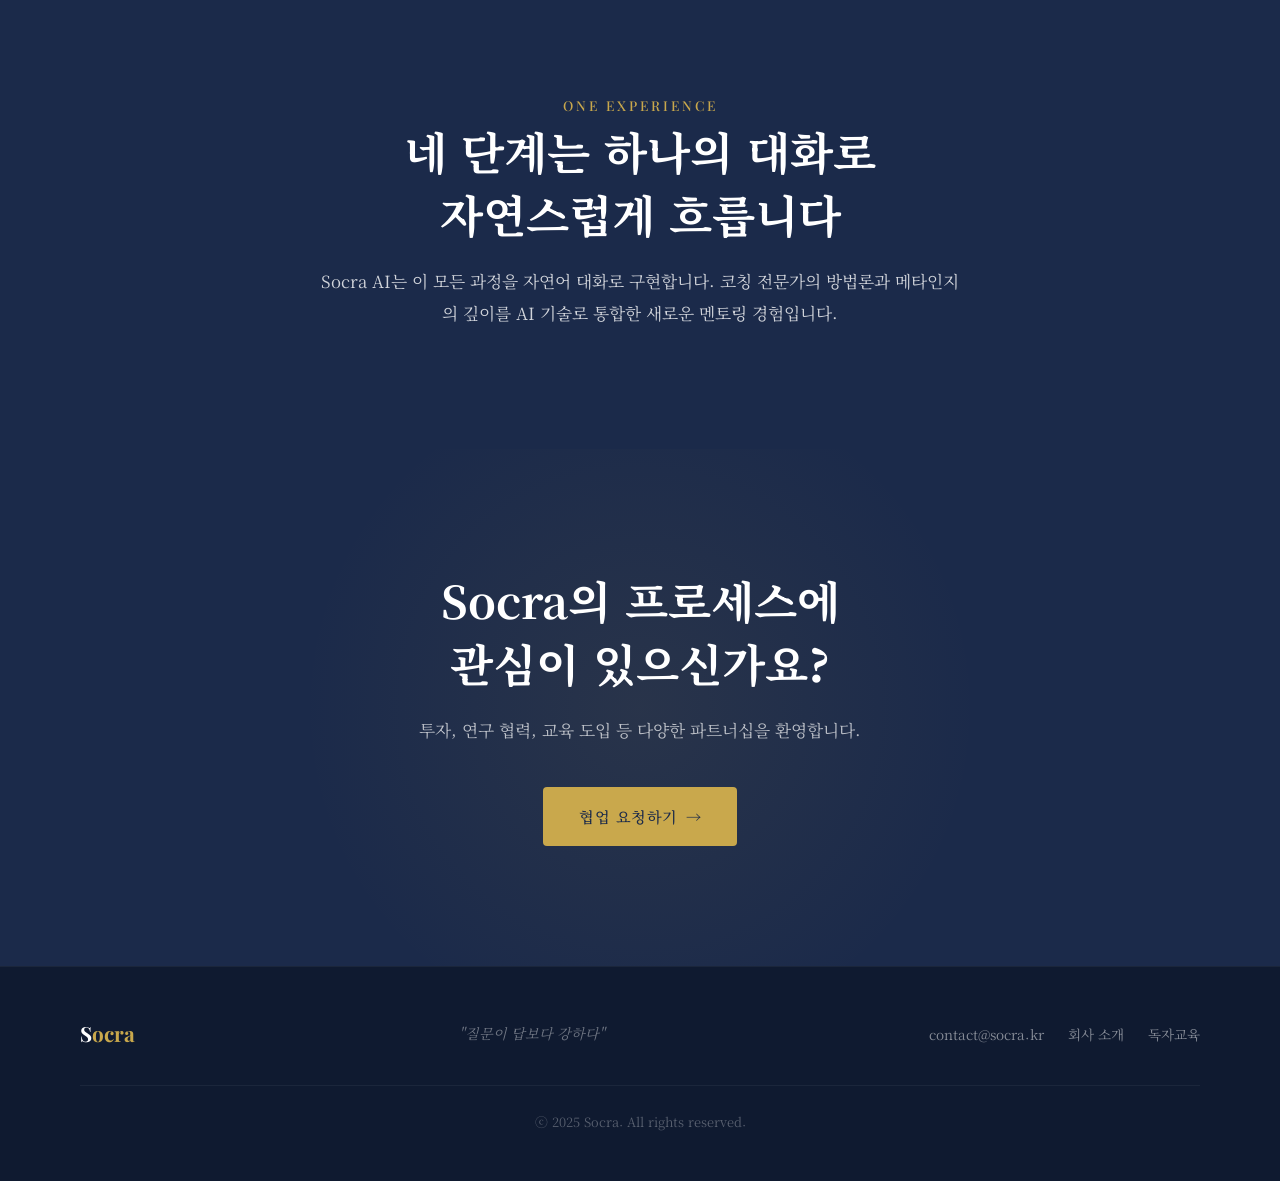
<file: process.html>
<!DOCTYPE html>
<html lang="ko">
<head>
  <meta charset="UTF-8">
  <meta name="viewport" content="width=device-width, initial-scale=1.0">
  <title>Socra Process — 멘토링 프로세스 | Socra (소크라)</title>
  <meta name="description" content="코칭 도구 분석부터 성장 방향 제시까지, Socra AI 멘토링이 완성되는 4단계 프로세스를 소개합니다.">
  <link rel="stylesheet" href="style.css">
</head>
<body>

  <!-- Navigation -->
  <nav class="navbar scrolled">
    <div class="container">
      <a href="index.html" class="nav-logo">S<span>ocra</span></a>
      <div class="nav-links">
        <a href="index.html">홈</a>
        <a href="about.html">회사 소개</a>
        <a href="socra.html">소크라 AI</a>
        <a href="services.html">서비스</a>
        <a href="process.html" class="active">프로세스</a>
        <a href="education.html">독자교육</a>
        <a href="https://naver.me/xYNYFlxU" target="_blank" class="nav-cta">협업 요청</a>
      </div>
      <div class="nav-toggle"><span></span><span></span><span></span></div>
    </div>
  </nav>

  <!-- Page Header -->
  <header class="page-header">
    <div class="container">
      <div class="breadcrumb">
        <a href="index.html">홈</a><span>›</span><span class="current">멘토링 프로세스</span>
      </div>
      <h1>Socra Process</h1>
      <p>코칭 도구 분석에서 성장 방향 제시까지, 소크라 AI 멘토링이 완성되는 4단계.</p>
    </div>
  </header>

  <!-- Intro -->
  <section class="content-section">
    <div class="container">
      <div class="reveal" style="text-align:center;max-width:720px;margin:0 auto;">
        <span class="section-label">How It Works</span>
        <h2 class="section-title">질문에서 성장까지,<br>하나로 이어지는 여정</h2>
        <p class="section-desc" style="margin:0 auto;">Socra AI는 단발성 답변을 주지 않습니다. 사용자를 이해하고, 함께 원인을 탐색하고, 검증된 메타인지 전략을 연결해 스스로 성장할 수 있는 방향을 설계합니다. 아래 네 단계는 모든 대화에 흐르는 멘토링의 뼈대입니다.</p>
      </div>
      <div class="proc-map reveal reveal-delay-1">
        <a href="#step1" class="proc-map-item"><span>01</span>코칭 도구 분석</a>
        <span class="proc-map-arrow">→</span>
        <a href="#step2" class="proc-map-item"><span>02</span>원인 탐색</a>
        <span class="proc-map-arrow">→</span>
        <a href="#step3" class="proc-map-item"><span>03</span>메타인지 전략 연결</a>
        <span class="proc-map-arrow">→</span>
        <a href="#step4" class="proc-map-item"><span>04</span>성장 방향 제시</a>
      </div>
    </div>
  </section>

  <!-- Step 1 -->
  <section class="content-section alt-bg" id="step1">
    <div class="container">
      <div class="proc-step">
        <div class="proc-step-num">01</div>
        <div class="proc-step-body">
          <span class="section-label">Step 01</span>
          <h3 class="proc-step-title">코칭 도구 분석</h3>
          <p class="proc-step-lead">검증된 코칭 도구를 활용하여 사용자의 현재 상태와 고민의 본질을 파악합니다.</p>
          <ul class="proc-list">
            <li><strong>유형 진단</strong> — 코칭 도구를 통해 사고·행동 패턴과 사용자 유형을 분석합니다.</li>
            <li><strong>강점과 결의 파악</strong> — 어디에서 막혀 있고 어떤 자원을 이미 갖추고 있는지 확인합니다.</li>
            <li><strong>대화의 출발점 설정</strong> — 진단 결과를 바탕으로 가장 효과적인 첫 질문을 선택합니다.</li>
          </ul>
        </div>
      </div>
    </div>
  </section>

  <!-- Step 2 -->
  <section class="content-section" id="step2">
    <div class="container">
      <div class="proc-step">
        <div class="proc-step-num">02</div>
        <div class="proc-step-body">
          <span class="section-label">Step 02</span>
          <h3 class="proc-step-title">원인 탐색</h3>
          <p class="proc-step-lead">소크라테스식 질문법으로 표면적 고민 아래 숨겨진 근본 원인을 함께 탐색합니다.</p>
          <ul class="proc-list">
            <li><strong>전제 점검</strong> — 당연하게 여겨온 생각과 전제를 질문으로 다시 들여다봅니다.</li>
            <li><strong>감정과 사고의 분리</strong> — 감정에 휩싸인 판단과 사실을 구분해 문제를 명료하게 봅니다.</li>
            <li><strong>스스로 답 발견</strong> — 답을 제시하는 대신, 사용자가 자신의 언어로 답에 도달하도록 돕습니다.</li>
          </ul>
        </div>
      </div>
    </div>
  </section>

  <!-- Step 3 -->
  <section class="content-section alt-bg" id="step3">
    <div class="container">
      <div class="proc-step">
        <div class="proc-step-num">03</div>
        <div class="proc-step-body">
          <span class="section-label">Step 03</span>
          <h3 class="proc-step-title">메타인지 전략 연결</h3>
          <p class="proc-step-lead">사용자의 상황에 맞는 메타인지 전략을 선별하여 현대적 맥락으로 전달합니다.</p>
          <ul class="proc-list">
            <li><strong>계획·점검·조절</strong> — 메타인지의 핵심 원리를 사용자의 고민에 맞게 적용합니다.</li>
            <li><strong>자기조절 학습 전략</strong> — 자기점검, 자기평가, 동기 조절 등 검증된 전략을 연결합니다.</li>
            <li><strong>맞춤 매칭</strong> — 코칭 도구로 파악된 유형에 가장 적합한 전략과 통찰을 매칭합니다.</li>
          </ul>
        </div>
      </div>
    </div>
  </section>

  <!-- Step 4 -->
  <section class="content-section" id="step4">
    <div class="container">
      <div class="proc-step">
        <div class="proc-step-num">04</div>
        <div class="proc-step-body">
          <span class="section-label">Step 04</span>
          <h3 class="proc-step-title">성장 방향 제시</h3>
          <p class="proc-step-lead">자기성찰의 결과를 바탕으로 구체적이고 실행 가능한 성장 방향을 함께 설계합니다.</p>
          <ul class="proc-list">
            <li><strong>구체적 실행안</strong> — 추상적 조언이 아닌, 오늘 실천할 수 있는 작은 행동으로 정리합니다.</li>
            <li><strong>지속 성장 경로</strong> — 일회성 조언이 아닌, 이어지는 성장의 로드맵을 안내합니다.</li>
            <li><strong>재점검 루프</strong> — 실행 이후 다시 돌아와 점검하고 조정하는 순환 구조를 만듭니다.</li>
          </ul>
        </div>
      </div>
    </div>
  </section>

  <!-- Closing -->
  <section class="content-section dark-bg">
    <div class="container">
      <div class="reveal" style="text-align:center;max-width:720px;margin:0 auto;">
        <span class="section-label">One Experience</span>
        <h2 class="section-title white">네 단계는 하나의 대화로<br>자연스럽게 흐릅니다</h2>
        <p class="section-desc white" style="margin:0 auto;">Socra AI는 이 모든 과정을 자연어 대화로 구현합니다. 코칭 전문가의 방법론과 메타인지의 깊이를 AI 기술로 통합한 새로운 멘토링 경험입니다.</p>
      </div>
    </div>
  </section>

  <!-- Collaboration CTA -->
  <section class="collab-section">
    <div class="container">
      <div class="reveal">
        <h2 class="section-title white">Socra의 프로세스에<br>관심이 있으신가요?</h2>
        <p class="section-desc white" style="margin:0 auto 40px;">투자, 연구 협력, 교육 도입 등 다양한 파트너십을 환영합니다.</p>
        <a href="https://naver.me/xYNYFlxU" target="_blank" class="btn btn-primary">협업 요청하기 <span class="btn-arrow">→</span></a>
      </div>
    </div>
  </section>

  <!-- Footer -->
  <footer class="footer">
    <div class="container">
      <div class="footer-inner">
        <div class="footer-logo">S<span>ocra</span></div>
        <div class="footer-philosophy">"질문이 답보다 강하다"</div>
        <div class="footer-links">
          <a href="mailto:contact@socra.kr">contact@socra.kr</a>
          <a href="about.html">회사 소개</a>
          <a href="education.html">독자교육</a>
        </div>
      </div>
      <div class="footer-bottom">ⓒ 2025 Socra. All rights reserved.</div>
    </div>
  </footer>

  <script src="main.js"></script>
</body>
</html>
</file>
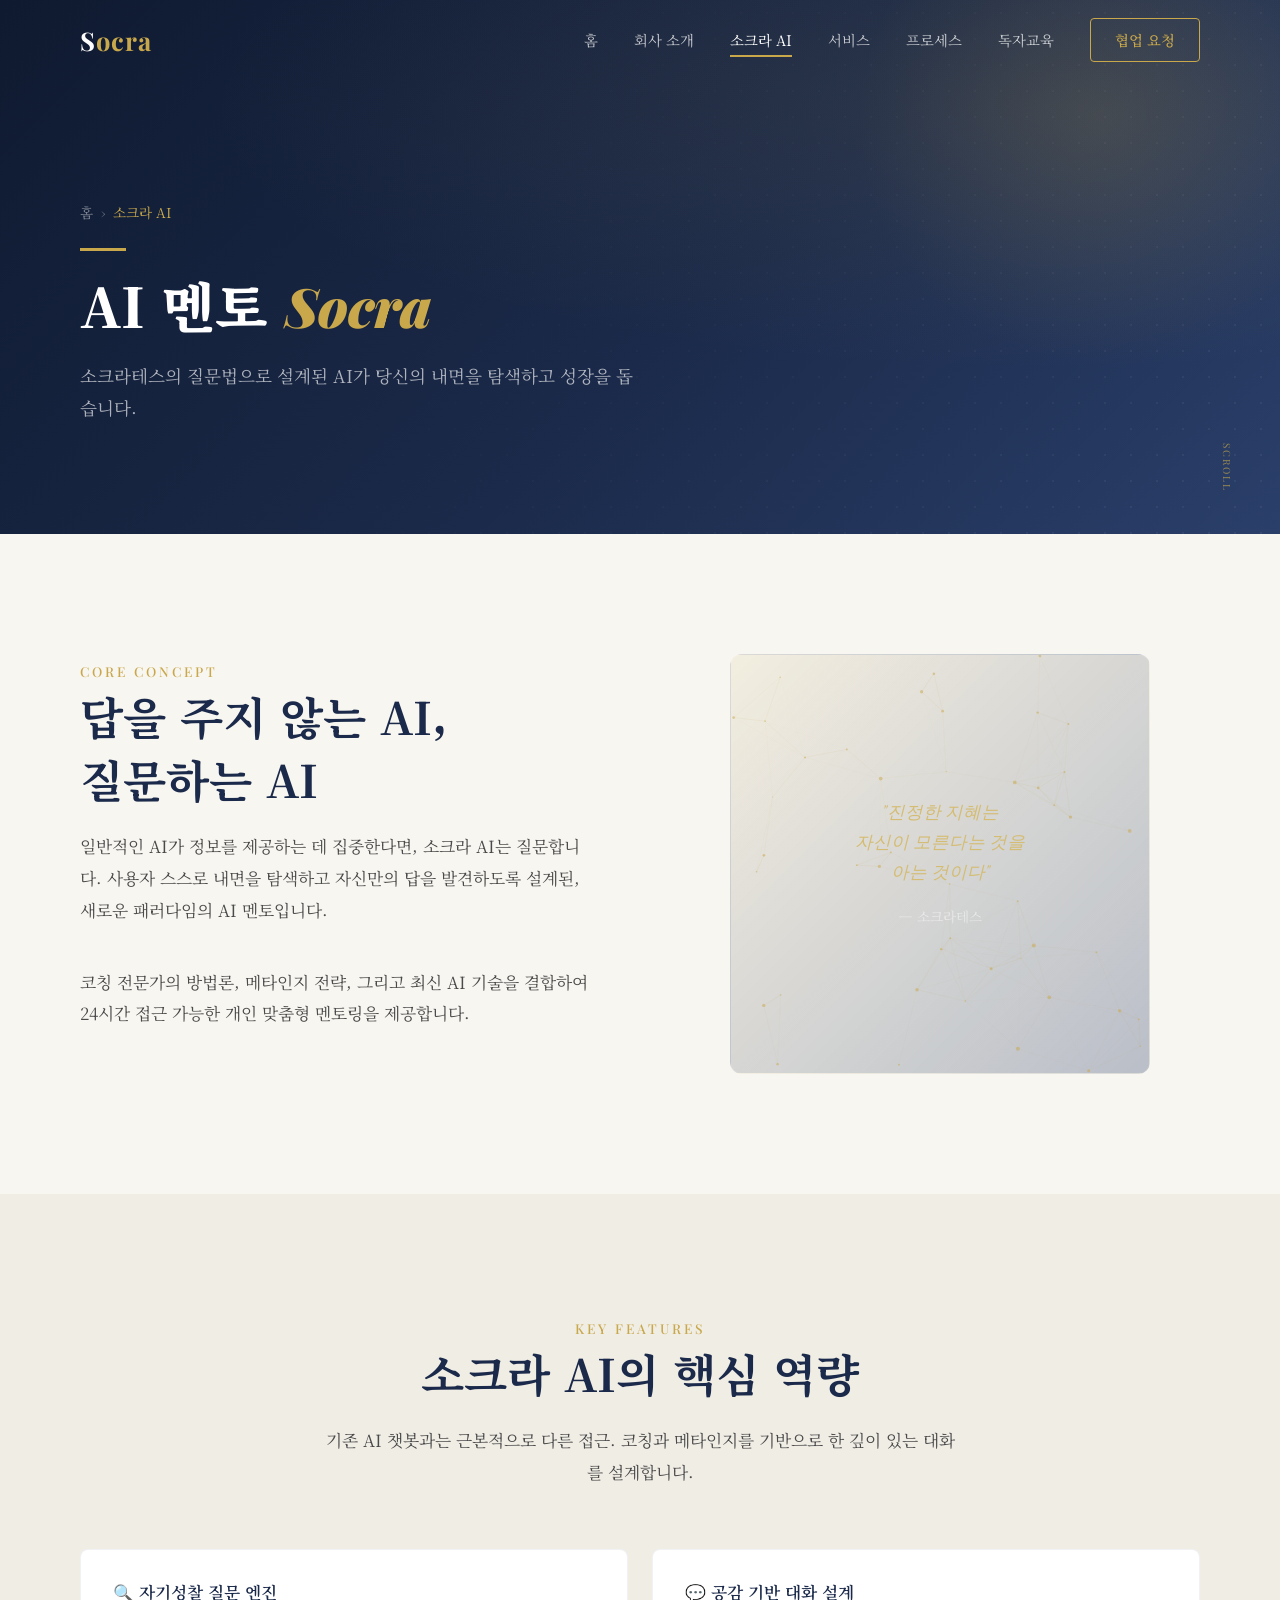
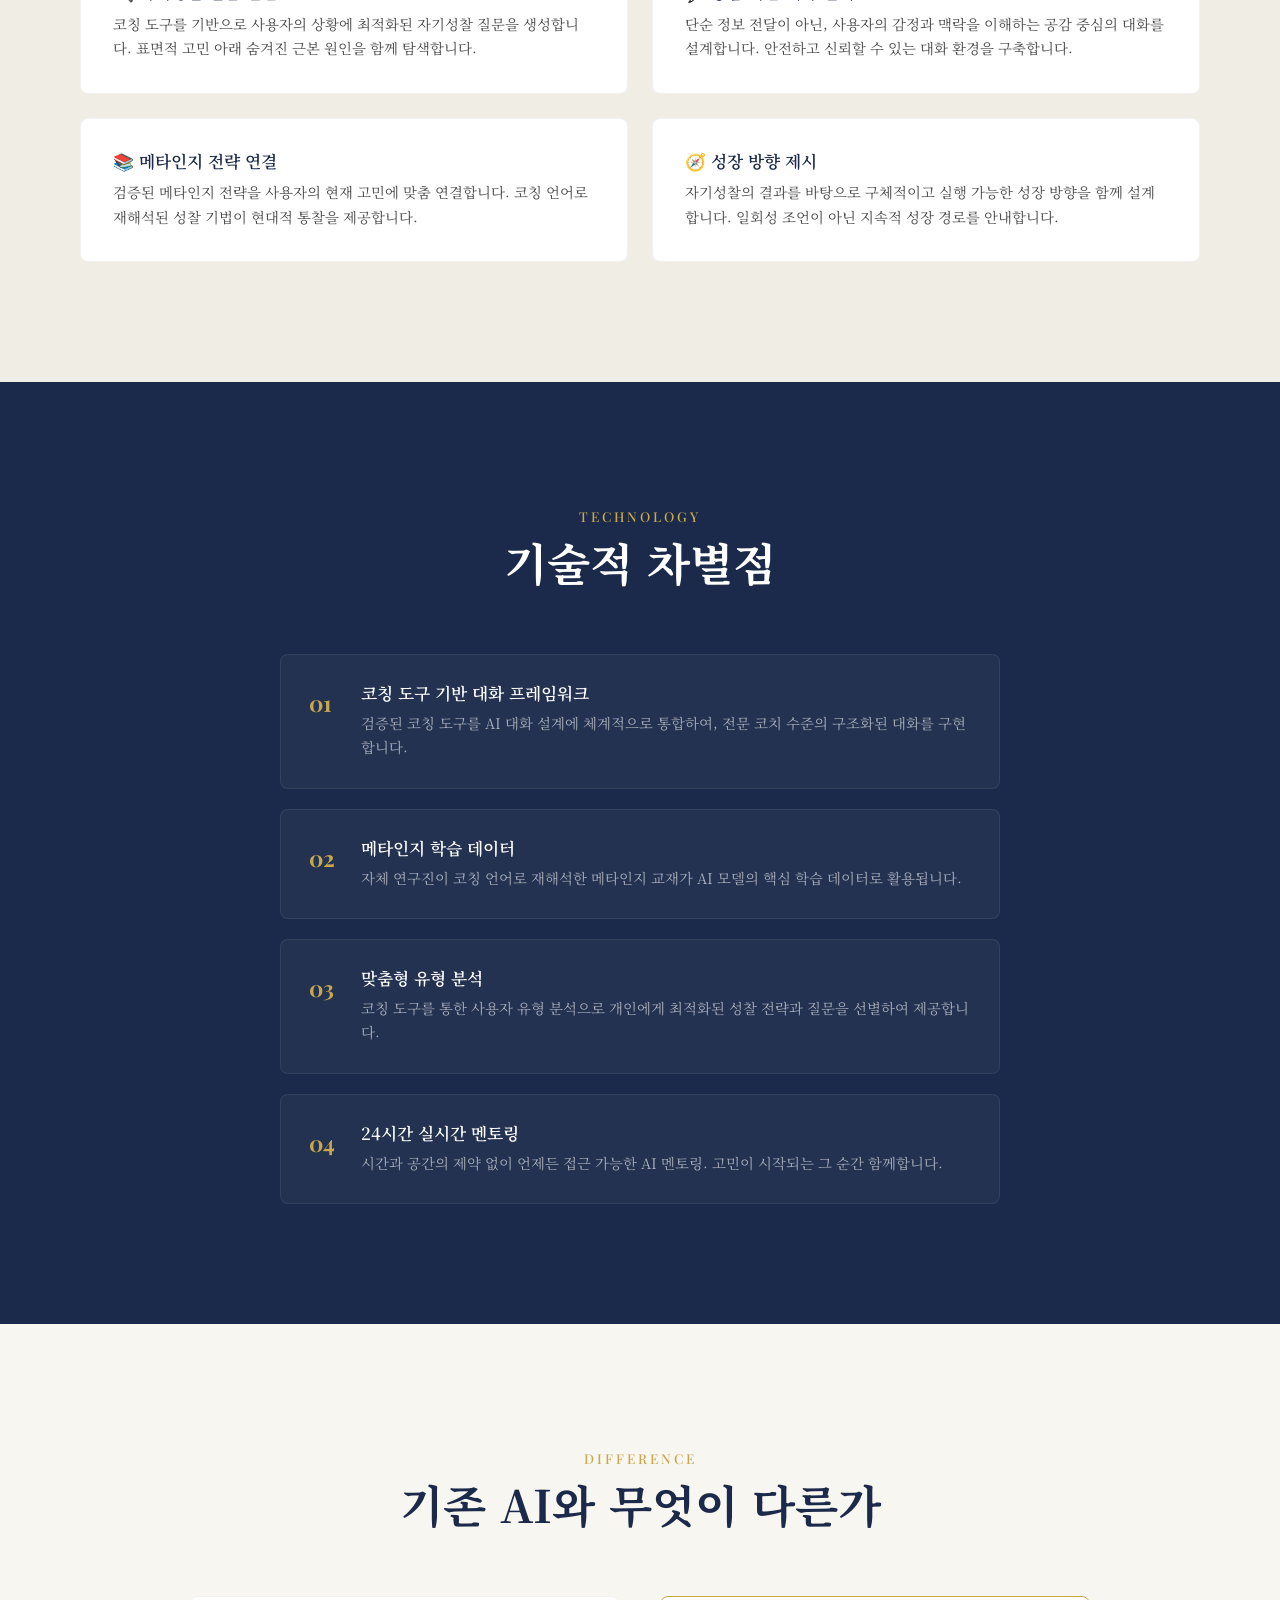
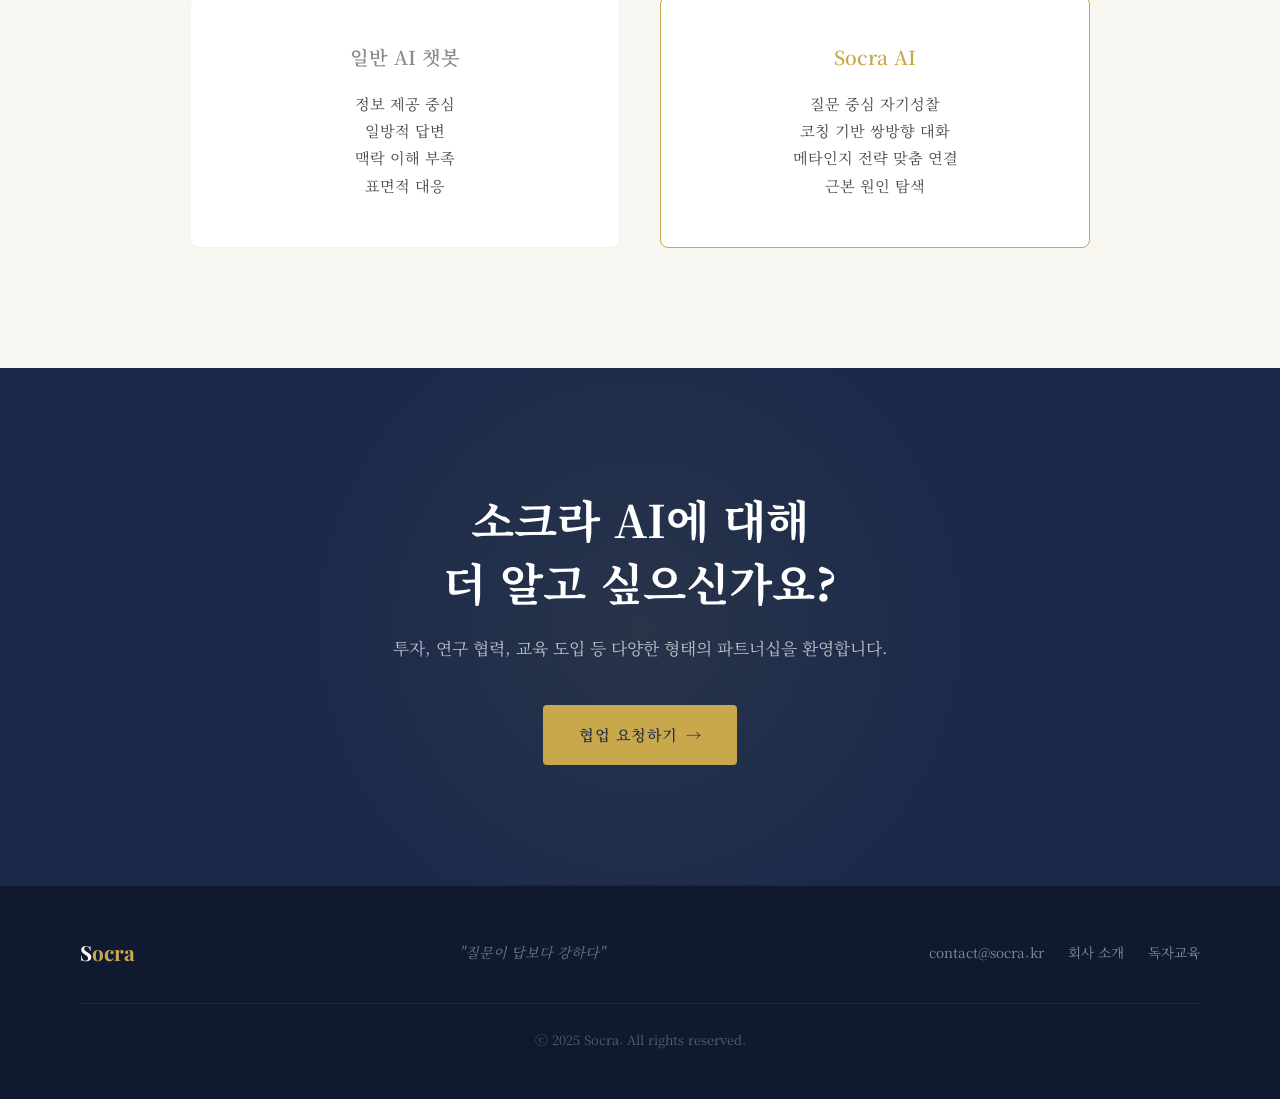
<file: socra.html>
<!DOCTYPE html>
<html lang="ko">
<head>
  <meta charset="UTF-8">
  <meta name="viewport" content="width=device-width, initial-scale=1.0">
  <title>소크라 AI — Socra (소크라)</title>
  <meta name="description" content="AI 멘토 소크라 모델을 소개합니다. 자기성찰 질문, 공감, 성장 방향 제시가 가능한 AI.">
  <link rel="stylesheet" href="style.css">
</head>
<body>

  <!-- Navigation -->
  <nav class="navbar scrolled">
    <div class="container">
      <a href="index.html" class="nav-logo">S<span>ocra</span></a>
      <div class="nav-links">
        <a href="index.html">홈</a>
        <a href="about.html">회사 소개</a>
        <a href="socra.html" class="active">소크라 AI</a>
        <a href="services.html">서비스</a>
        <a href="process.html">프로세스</a>
        <a href="education.html">독자교육</a>
        <a href="https://naver.me/xYNYFlxU" target="_blank" class="nav-cta">협업 요청</a>
      </div>
      <div class="nav-toggle"><span></span><span></span><span></span></div>
    </div>
  </nav>

  <!-- Page Header -->
  <header class="page-header">
    <div class="container">
      <div class="breadcrumb">
        <a href="index.html">홈</a><span>›</span><span class="current">소크라 AI</span>
      </div>
      <h1>AI 멘토 <em style="font-family:var(--font-display);color:var(--gold);font-style:italic;">Socra</em></h1>
      <p>소크라테스의 질문법으로 설계된 AI가 당신의 내면을 탐색하고 성장을 돕습니다.</p>
    </div>
  </header>

  <!-- Core Concept -->
  <section class="content-section">
    <div class="container">
      <div class="intro-grid">
        <div class="intro-text">
          <div class="reveal">
            <span class="section-label">Core Concept</span>
            <h2 class="section-title">답을 주지 않는 AI,<br>질문하는 AI</h2>
            <p class="section-desc">일반적인 AI가 정보를 제공하는 데 집중한다면, 소크라 AI는 질문합니다. 사용자 스스로 내면을 탐색하고 자신만의 답을 발견하도록 설계된, 새로운 패러다임의 AI 멘토입니다.</p>
          </div>
          <div class="reveal reveal-delay-1" style="margin-top:40px;">
            <p class="section-desc">코칭 전문가의 방법론, 메타인지 전략, 그리고 최신 AI 기술을 결합하여 24시간 접근 가능한 개인 맞춤형 멘토링을 제공합니다.</p>
          </div>
        </div>
        <div class="intro-visual reveal reveal-delay-2">
          <div class="intro-visual-box" style="max-width:420px;">
            <canvas id="socraCanvas"></canvas>
            <div class="intro-quote">
              <blockquote style="font-size:1.1rem;">"진정한 지혜는<br>자신이 모른다는 것을<br>아는 것이다"</blockquote>
              <cite>— 소크라테스</cite>
            </div>
          </div>
        </div>
      </div>
    </div>
  </section>

  <!-- Key Features -->
  <section class="content-section alt-bg">
    <div class="container">
      <div class="reveal" style="text-align:center;margin-bottom:60px;">
        <span class="section-label">Key Features</span>
        <h2 class="section-title">소크라 AI의 핵심 역량</h2>
        <p class="section-desc" style="margin:0 auto;">기존 AI 챗봇과는 근본적으로 다른 접근. 코칭과 메타인지를 기반으로 한 깊이 있는 대화를 설계합니다.</p>
      </div>
      <div class="feature-grid">
        <div class="feature-item reveal reveal-delay-1">
          <h4>🔍 자기성찰 질문 엔진</h4>
          <p>코칭 도구를 기반으로 사용자의 상황에 최적화된 자기성찰 질문을 생성합니다. 표면적 고민 아래 숨겨진 근본 원인을 함께 탐색합니다.</p>
        </div>
        <div class="feature-item reveal reveal-delay-2">
          <h4>💬 공감 기반 대화 설계</h4>
          <p>단순 정보 전달이 아닌, 사용자의 감정과 맥락을 이해하는 공감 중심의 대화를 설계합니다. 안전하고 신뢰할 수 있는 대화 환경을 구축합니다.</p>
        </div>
        <div class="feature-item reveal reveal-delay-3">
          <h4>📚 메타인지 전략 연결</h4>
          <p>검증된 메타인지 전략을 사용자의 현재 고민에 맞춤 연결합니다. 코칭 언어로 재해석된 성찰 기법이 현대적 통찰을 제공합니다.</p>
        </div>
        <div class="feature-item reveal reveal-delay-4">
          <h4>🧭 성장 방향 제시</h4>
          <p>자기성찰의 결과를 바탕으로 구체적이고 실행 가능한 성장 방향을 함께 설계합니다. 일회성 조언이 아닌 지속적 성장 경로를 안내합니다.</p>
        </div>
      </div>
    </div>
  </section>

  <!-- Technology Stack -->
  <section class="content-section dark-bg">
    <div class="container">
      <div class="reveal" style="text-align:center;margin-bottom:60px;">
        <span class="section-label">Technology</span>
        <h2 class="section-title white">기술적 차별점</h2>
      </div>
      <div class="values-grid" style="max-width:720px;margin:0 auto;">
        <div class="value-card reveal reveal-delay-1">
          <span class="value-num">01</span>
          <div>
            <h4>코칭 도구 기반 대화 프레임워크</h4>
            <p>검증된 코칭 도구를 AI 대화 설계에 체계적으로 통합하여, 전문 코치 수준의 구조화된 대화를 구현합니다.</p>
          </div>
        </div>
        <div class="value-card reveal reveal-delay-2">
          <span class="value-num">02</span>
          <div>
            <h4>메타인지 학습 데이터</h4>
            <p>자체 연구진이 코칭 언어로 재해석한 메타인지 교재가 AI 모델의 핵심 학습 데이터로 활용됩니다.</p>
          </div>
        </div>
        <div class="value-card reveal reveal-delay-3">
          <span class="value-num">03</span>
          <div>
            <h4>맞춤형 유형 분석</h4>
            <p>코칭 도구를 통한 사용자 유형 분석으로 개인에게 최적화된 성찰 전략과 질문을 선별하여 제공합니다.</p>
          </div>
        </div>
        <div class="value-card reveal reveal-delay-4">
          <span class="value-num">04</span>
          <div>
            <h4>24시간 실시간 멘토링</h4>
            <p>시간과 공간의 제약 없이 언제든 접근 가능한 AI 멘토링. 고민이 시작되는 그 순간 함께합니다.</p>
          </div>
        </div>
      </div>
    </div>
  </section>

  <!-- How It Differs -->
  <section class="content-section">
    <div class="container">
      <div class="reveal" style="text-align:center;margin-bottom:60px;">
        <span class="section-label">Difference</span>
        <h2 class="section-title">기존 AI와 무엇이 다른가</h2>
      </div>
      <div class="business-grid" style="max-width:900px;margin:0 auto;">
        <div class="problem-card reveal reveal-delay-1" style="text-align:center;">
          <h3 style="color:var(--gray);margin-bottom:20px;">일반 AI 챗봇</h3>
          <p>정보 제공 중심<br>일방적 답변<br>맥락 이해 부족<br>표면적 대응</p>
        </div>
        <div class="problem-card reveal reveal-delay-2" style="text-align:center;border-color:var(--gold);">
          <h3 style="color:var(--gold);margin-bottom:20px;">Socra AI</h3>
          <p>질문 중심 자기성찰<br>코칭 기반 쌍방향 대화<br>메타인지 전략 맞춤 연결<br>근본 원인 탐색</p>
        </div>
      </div>
    </div>
  </section>

  <!-- CTA -->
  <section class="collab-section">
    <div class="container">
      <div class="reveal">
        <h2 class="section-title white">소크라 AI에 대해<br>더 알고 싶으신가요?</h2>
        <p class="section-desc white" style="margin:0 auto 40px;">투자, 연구 협력, 교육 도입 등 다양한 형태의 파트너십을 환영합니다.</p>
        <a href="https://naver.me/xYNYFlxU" target="_blank" class="btn btn-primary">협업 요청하기 <span class="btn-arrow">→</span></a>
      </div>
    </div>
  </section>

  <!-- Footer -->
  <footer class="footer">
    <div class="container">
      <div class="footer-inner">
        <div class="footer-logo">S<span>ocra</span></div>
        <div class="footer-philosophy">"질문이 답보다 강하다"</div>
        <div class="footer-links">
          <a href="mailto:contact@socra.kr">contact@socra.kr</a>
          <a href="about.html">회사 소개</a>
        <a href="education.html">독자교육</a>
        </div>
      </div>
      <div class="footer-bottom">ⓒ 2025 Socra. All rights reserved.</div>
    </div>
  </footer>

  <script src="main.js"></script>
  <script>
    const socraCanvas = document.getElementById('socraCanvas');
    if (socraCanvas) new MiniParticle(socraCanvas, { particleCount: 45, speed: 0.2, lineMaxDist: 100 });
  </script>
</body>
</html>
</file>
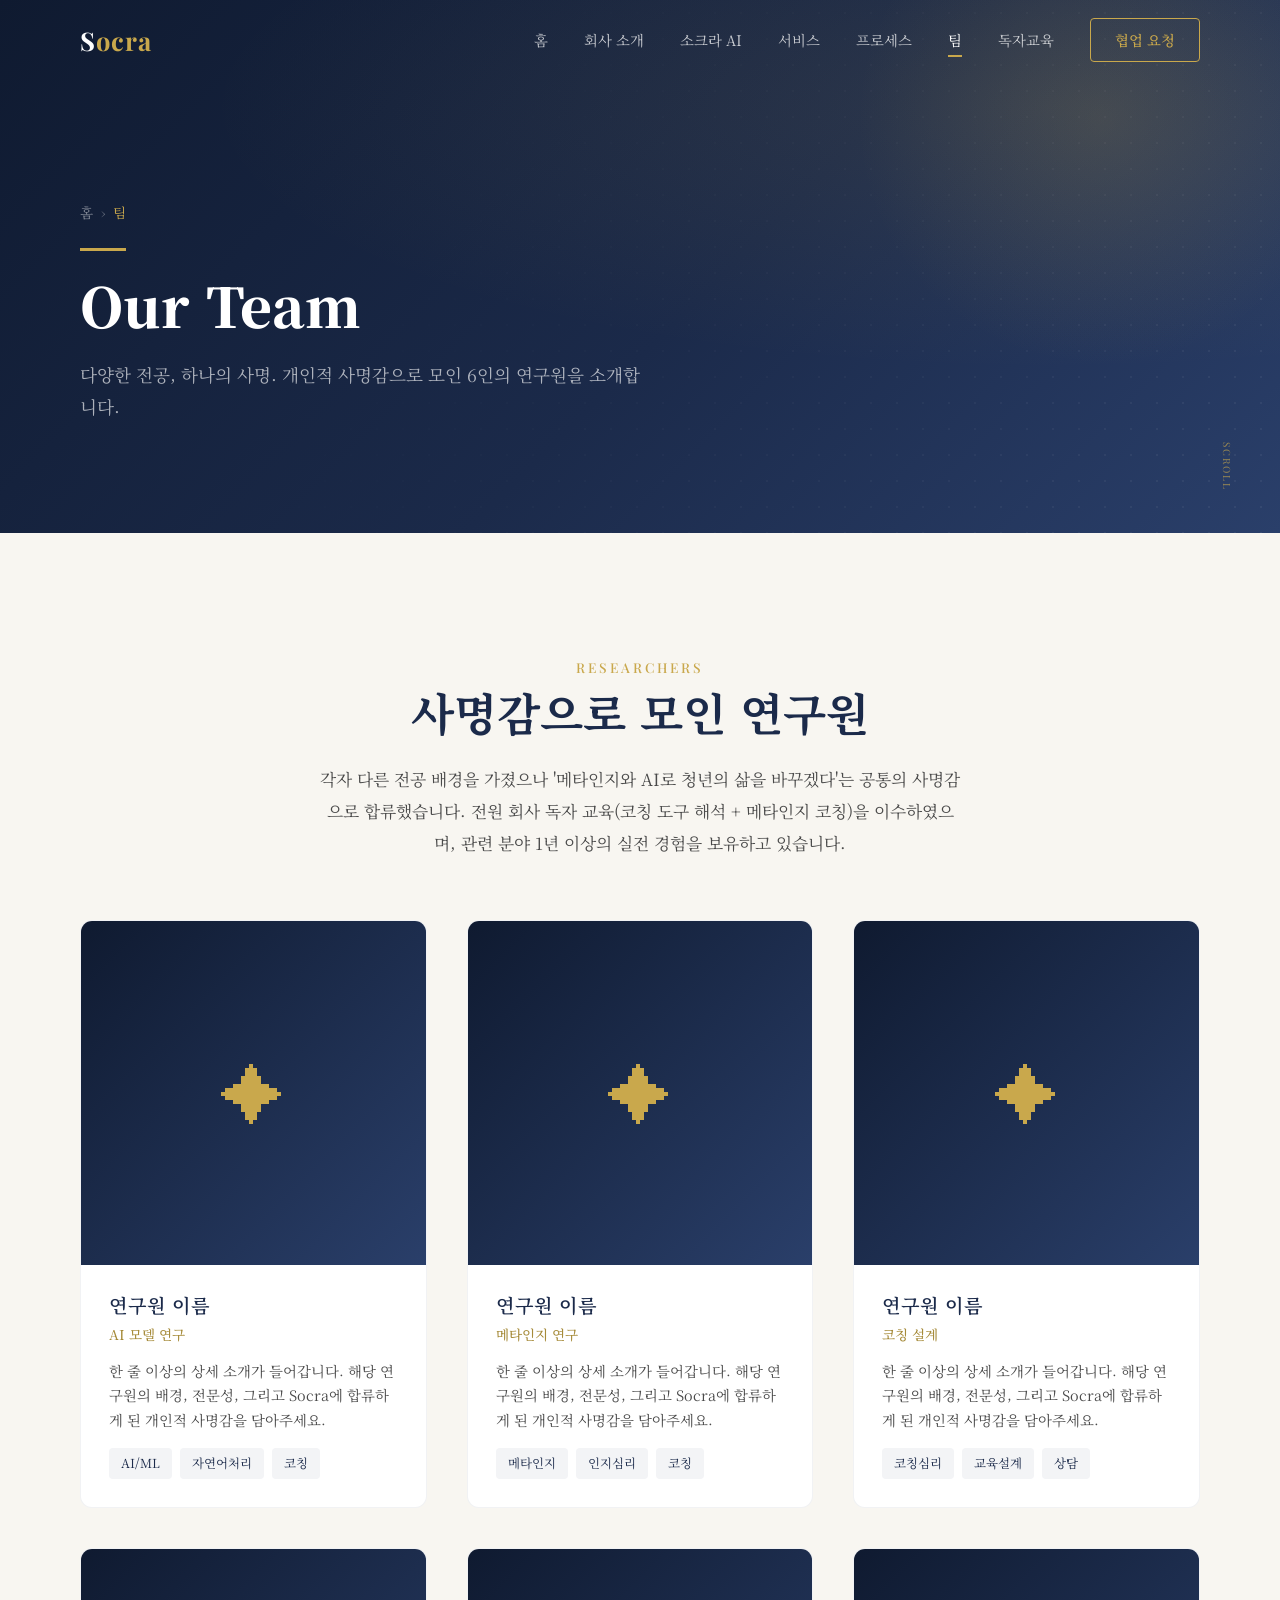
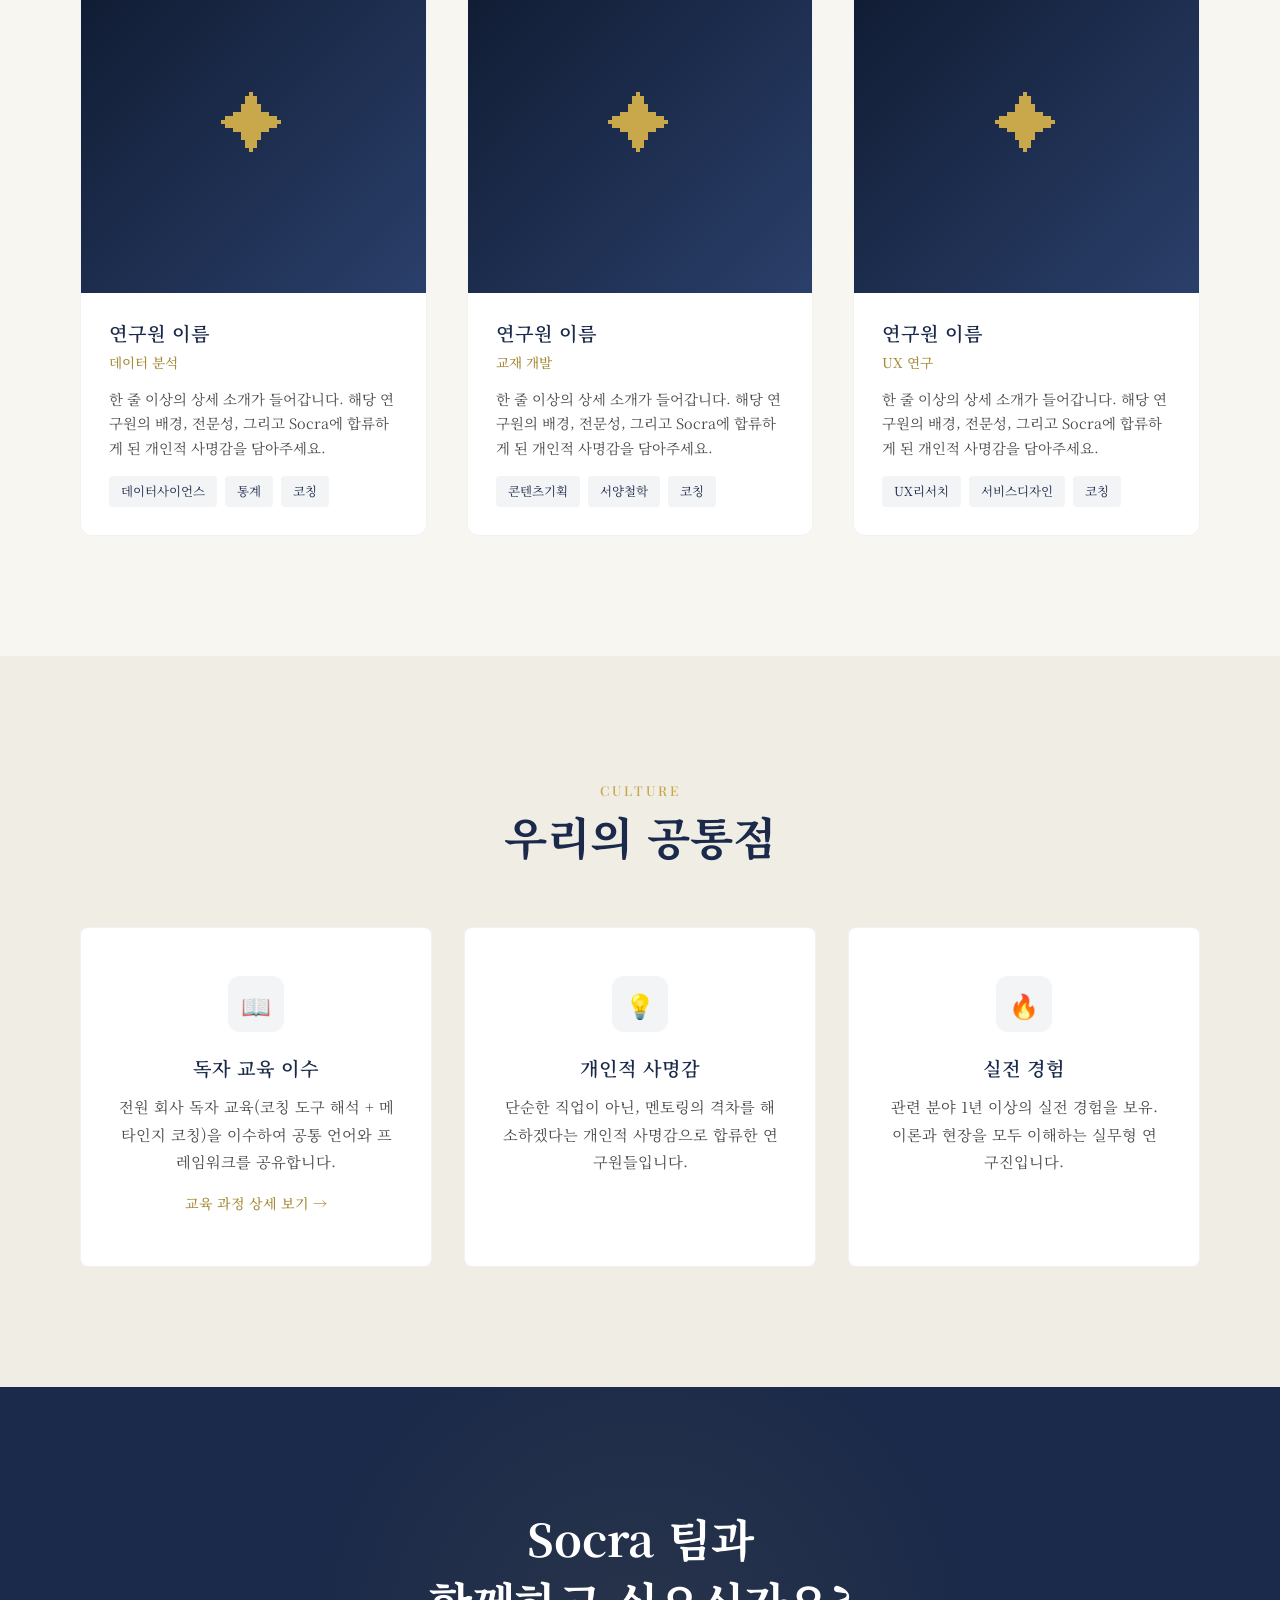
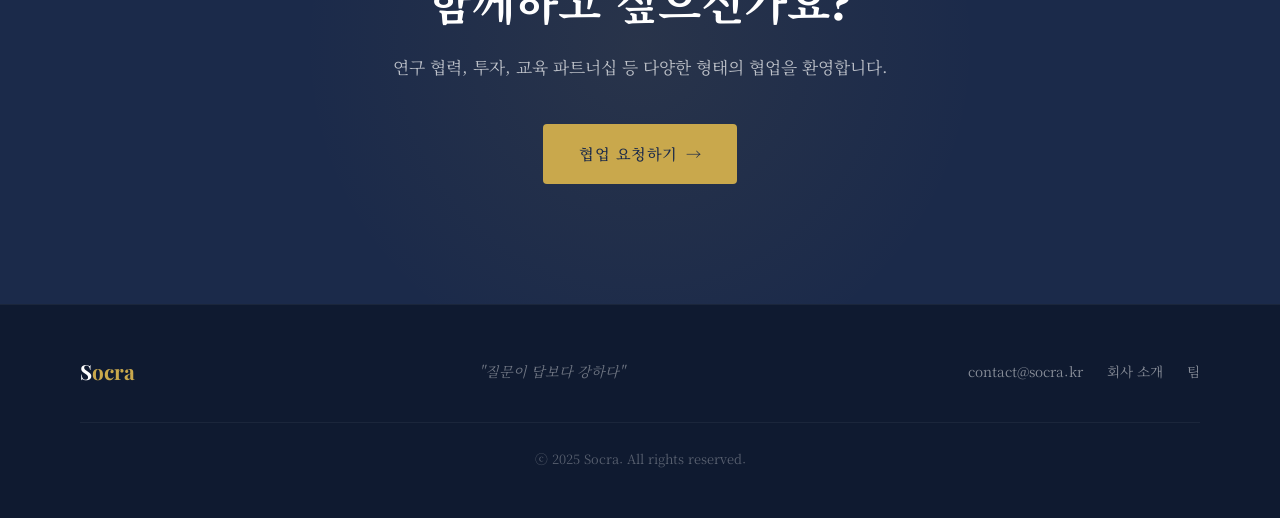
<file: team.html>
<!DOCTYPE html>
<html lang="ko">
<head>
  <meta charset="UTF-8">
  <meta name="viewport" content="width=device-width, initial-scale=1.0">
  <title>팀 소개 — Socra (소크라)</title>
  <meta name="description" content="Socra의 6인 연구진을 소개합니다. 다양한 전공, 하나의 사명.">
  <link rel="stylesheet" href="style.css">
</head>
<body>

  <!-- Navigation -->
  <nav class="navbar scrolled">
    <div class="container">
      <a href="index.html" class="nav-logo">S<span>ocra</span></a>
      <div class="nav-links">
        <a href="index.html">홈</a>
        <a href="about.html">회사 소개</a>
        <a href="socra.html">소크라 AI</a>
        <a href="services.html">서비스</a>
        <a href="process.html">프로세스</a>
        <a href="team.html" class="active">팀</a>
        <a href="education.html">독자교육</a>
        <a href="https://naver.me/PLACEHOLDER" target="_blank" class="nav-cta">협업 요청</a>
      </div>
      <div class="nav-toggle"><span></span><span></span><span></span></div>
    </div>
  </nav>

  <!-- Page Header -->
  <header class="page-header">
    <div class="container">
      <div class="breadcrumb">
        <a href="index.html">홈</a><span>›</span><span class="current">팀</span>
      </div>
      <h1>Our Team</h1>
      <p>다양한 전공, 하나의 사명. 개인적 사명감으로 모인 6인의 연구원을 소개합니다.</p>
    </div>
  </header>

  <!-- Team Intro -->
  <section class="content-section">
    <div class="container">
      <div class="reveal" style="text-align:center;margin-bottom:20px;">
        <span class="section-label">Researchers</span>
        <h2 class="section-title">사명감으로 모인 연구원</h2>
        <p class="section-desc" style="margin:0 auto;">각자 다른 전공 배경을 가졌으나 '메타인지와 AI로 청년의 삶을 바꾸겠다'는 공통의 사명감으로 합류했습니다. 전원 회사 독자 교육(코칭 도구 해석 + 메타인지 코칭)을 이수하였으며, 관련 분야 1년 이상의 실전 경험을 보유하고 있습니다.</p>
      </div>

      <div class="team-detail-grid">

        <!-- 연구원 1 -->
        <div class="team-detail-card reveal reveal-delay-1">
          <div class="team-detail-photo">
            <!-- placeholder: 실제 사진 파일로 교체 시 아래 img 태그의 주석을 해제하고 src를 변경하세요 -->
            <!-- <img src="team-member-1.jpg" alt="연구원 이름"> -->
            ✦
          </div>
          <div class="team-detail-info">
            <h3>연구원 이름</h3>
            <div class="role">AI 모델 연구</div>
            <p>한 줄 이상의 상세 소개가 들어갑니다. 해당 연구원의 배경, 전문성, 그리고 Socra에 합류하게 된 개인적 사명감을 담아주세요.</p>
            <div class="tags">
              <span class="tag">AI/ML</span>
              <span class="tag">자연어처리</span>
              <span class="tag">코칭</span>
            </div>
          </div>
        </div>

        <!-- 연구원 2 -->
        <div class="team-detail-card reveal reveal-delay-2">
          <div class="team-detail-photo">
            <!-- <img src="team-member-2.jpg" alt="연구원 이름"> -->
            ✦
          </div>
          <div class="team-detail-info">
            <h3>연구원 이름</h3>
            <div class="role">메타인지 연구</div>
            <p>한 줄 이상의 상세 소개가 들어갑니다. 해당 연구원의 배경, 전문성, 그리고 Socra에 합류하게 된 개인적 사명감을 담아주세요.</p>
            <div class="tags">
              <span class="tag">메타인지</span>
              <span class="tag">인지심리</span>
              <span class="tag">코칭</span>
            </div>
          </div>
        </div>

        <!-- 연구원 3 -->
        <div class="team-detail-card reveal reveal-delay-3">
          <div class="team-detail-photo">
            <!-- <img src="team-member-3.jpg" alt="연구원 이름"> -->
            ✦
          </div>
          <div class="team-detail-info">
            <h3>연구원 이름</h3>
            <div class="role">코칭 설계</div>
            <p>한 줄 이상의 상세 소개가 들어갑니다. 해당 연구원의 배경, 전문성, 그리고 Socra에 합류하게 된 개인적 사명감을 담아주세요.</p>
            <div class="tags">
              <span class="tag">코칭심리</span>
              <span class="tag">교육설계</span>
              <span class="tag">상담</span>
            </div>
          </div>
        </div>

        <!-- 연구원 4 -->
        <div class="team-detail-card reveal reveal-delay-4">
          <div class="team-detail-photo">
            <!-- <img src="team-member-4.jpg" alt="연구원 이름"> -->
            ✦
          </div>
          <div class="team-detail-info">
            <h3>연구원 이름</h3>
            <div class="role">데이터 분석</div>
            <p>한 줄 이상의 상세 소개가 들어갑니다. 해당 연구원의 배경, 전문성, 그리고 Socra에 합류하게 된 개인적 사명감을 담아주세요.</p>
            <div class="tags">
              <span class="tag">데이터사이언스</span>
              <span class="tag">통계</span>
              <span class="tag">코칭</span>
            </div>
          </div>
        </div>

        <!-- 연구원 5 -->
        <div class="team-detail-card reveal reveal-delay-5">
          <div class="team-detail-photo">
            <!-- <img src="team-member-5.jpg" alt="연구원 이름"> -->
            ✦
          </div>
          <div class="team-detail-info">
            <h3>연구원 이름</h3>
            <div class="role">교재 개발</div>
            <p>한 줄 이상의 상세 소개가 들어갑니다. 해당 연구원의 배경, 전문성, 그리고 Socra에 합류하게 된 개인적 사명감을 담아주세요.</p>
            <div class="tags">
              <span class="tag">콘텐츠기획</span>
              <span class="tag">서양철학</span>
              <span class="tag">코칭</span>
            </div>
          </div>
        </div>

        <!-- 연구원 6 -->
        <div class="team-detail-card reveal reveal-delay-6">
          <div class="team-detail-photo">
            <!-- <img src="team-member-6.jpg" alt="연구원 이름"> -->
            ✦
          </div>
          <div class="team-detail-info">
            <h3>연구원 이름</h3>
            <div class="role">UX 연구</div>
            <p>한 줄 이상의 상세 소개가 들어갑니다. 해당 연구원의 배경, 전문성, 그리고 Socra에 합류하게 된 개인적 사명감을 담아주세요.</p>
            <div class="tags">
              <span class="tag">UX리서치</span>
              <span class="tag">서비스디자인</span>
              <span class="tag">코칭</span>
            </div>
          </div>
        </div>

      </div>
    </div>
  </section>

  <!-- Team Culture -->
  <section class="content-section alt-bg">
    <div class="container">
      <div class="reveal" style="text-align:center;margin-bottom:60px;">
        <span class="section-label">Culture</span>
        <h2 class="section-title">우리의 공통점</h2>
      </div>
      <div class="problem-grid">
        <div class="problem-card reveal reveal-delay-1" style="text-align:center;">
          <div class="problem-icon" style="margin:0 auto 24px;">📖</div>
          <h3>독자 교육 이수</h3>
          <p>전원 회사 독자 교육(코칭 도구 해석 + 메타인지 코칭)을 이수하여 공통 언어와 프레임워크를 공유합니다.</p>
          <a href="education.html" style="display:inline-block;margin-top:16px;font-size:0.88rem;color:var(--gold-dark);font-weight:500;">교육 과정 상세 보기 →</a>
        </div>
        <div class="problem-card reveal reveal-delay-2" style="text-align:center;">
          <div class="problem-icon" style="margin:0 auto 24px;">💡</div>
          <h3>개인적 사명감</h3>
          <p>단순한 직업이 아닌, 멘토링의 격차를 해소하겠다는 개인적 사명감으로 합류한 연구원들입니다.</p>
        </div>
        <div class="problem-card reveal reveal-delay-3" style="text-align:center;">
          <div class="problem-icon" style="margin:0 auto 24px;">🔥</div>
          <h3>실전 경험</h3>
          <p>관련 분야 1년 이상의 실전 경험을 보유. 이론과 현장을 모두 이해하는 실무형 연구진입니다.</p>
        </div>
      </div>
    </div>
  </section>

  <!-- CTA -->
  <section class="collab-section">
    <div class="container">
      <div class="reveal">
        <h2 class="section-title white">Socra 팀과<br>함께하고 싶으신가요?</h2>
        <p class="section-desc white" style="margin:0 auto 40px;">연구 협력, 투자, 교육 파트너십 등 다양한 형태의 협업을 환영합니다.</p>
        <a href="https://naver.me/PLACEHOLDER" target="_blank" class="btn btn-primary">협업 요청하기 <span class="btn-arrow">→</span></a>
      </div>
    </div>
  </section>

  <!-- Footer -->
  <footer class="footer">
    <div class="container">
      <div class="footer-inner">
        <div class="footer-logo">S<span>ocra</span></div>
        <div class="footer-philosophy">"질문이 답보다 강하다"</div>
        <div class="footer-links">
          <a href="mailto:contact@socra.kr">contact@socra.kr</a>
          <a href="about.html">회사 소개</a>
          <a href="team.html">팀</a>
        </div>
      </div>
      <div class="footer-bottom">ⓒ 2025 Socra. All rights reserved.</div>
    </div>
  </footer>

  <script src="main.js"></script>
</body>
</html>
</file>
<file: style.css>
/* ============================================
   Socra (소크라) — Global Styles
   Deep Navy + Gold + Off-White
   Noto Serif KR + Playfair Display
   ============================================ */

@import url('https://fonts.googleapis.com/css2?family=Noto+Serif+KR:wght@300;400;500;600;700;900&family=Playfair+Display:ital,wght@0,400;0,500;0,600;0,700;0,800;0,900;1,400;1,500&display=swap');

/* --- CSS Variables --- */
:root {
  --navy: #1B2A4A;
  --navy-deep: #0F1A30;
  --navy-light: #2A3F6A;
  --gold: #C9A84C;
  --gold-light: #D4BC72;
  --gold-dark: #A68B3A;
  --offwhite: #F8F6F1;
  --cream: #F0EDE5;
  --dark: #2D2D2D;
  --dark-light: #4A4A4A;
  --gray: #8A8A8A;
  --white: #FFFFFF;

  --font-serif: 'Noto Serif KR', 'Georgia', serif;
  --font-display: 'Playfair Display', 'Georgia', serif;

  --section-padding: 120px 0;
  --container-width: 1200px;
  --nav-height: 80px;

  --ease-out: cubic-bezier(0.16, 1, 0.3, 1);
  --ease-in-out: cubic-bezier(0.65, 0, 0.35, 1);
}

/* --- Reset & Base --- */
*, *::before, *::after {
  margin: 0;
  padding: 0;
  box-sizing: border-box;
}

html {
  scroll-behavior: smooth;
  font-size: 16px;
}

body {
  font-family: var(--font-serif);
  color: var(--dark);
  background-color: var(--offwhite);
  line-height: 1.8;
  overflow-x: hidden;
  -webkit-font-smoothing: antialiased;
  -moz-osx-font-smoothing: grayscale;
}

a {
  text-decoration: none;
  color: inherit;
  transition: color 0.3s ease;
}

img {
  max-width: 100%;
  height: auto;
  display: block;
}

ul, ol {
  list-style: none;
}

.container {
  max-width: var(--container-width);
  margin: 0 auto;
  padding: 0 40px;
}

/* --- Typography --- */
h1, h2, h3, h4 {
  line-height: 1.3;
}

.section-label {
  font-family: var(--font-display);
  font-size: 0.85rem;
  letter-spacing: 3px;
  text-transform: uppercase;
  color: var(--gold);
  margin-bottom: 16px;
  font-weight: 500;
}

.section-title {
  font-family: var(--font-serif);
  font-size: clamp(1.8rem, 4vw, 2.8rem);
  font-weight: 700;
  color: var(--navy);
  margin-bottom: 20px;
  line-height: 1.4;
}

.section-title.white {
  color: var(--white);
}

.section-desc {
  font-size: 1.05rem;
  color: var(--dark-light);
  max-width: 640px;
  line-height: 1.9;
}

.section-desc.white {
  color: rgba(255,255,255,0.8);
}

/* --- Navigation --- */
.navbar {
  position: fixed;
  top: 0;
  left: 0;
  width: 100%;
  height: var(--nav-height);
  z-index: 1000;
  transition: background 0.4s ease, box-shadow 0.4s ease, backdrop-filter 0.4s ease;
}

.navbar.scrolled {
  background: rgba(15, 26, 48, 0.95);
  backdrop-filter: blur(20px);
  box-shadow: 0 2px 40px rgba(0,0,0,0.15);
}

.navbar .container {
  display: flex;
  align-items: center;
  justify-content: space-between;
  height: 100%;
}

.nav-logo {
  font-family: var(--font-display);
  font-size: 1.6rem;
  font-weight: 700;
  color: var(--white);
  letter-spacing: 1px;
}

.nav-logo span {
  color: var(--gold);
}

.nav-links {
  display: flex;
  align-items: center;
  gap: 36px;
}

.nav-links a {
  font-family: var(--font-serif);
  font-size: 0.9rem;
  color: rgba(255,255,255,0.75);
  transition: color 0.3s ease;
  position: relative;
  font-weight: 400;
}

.nav-links a::after {
  content: '';
  position: absolute;
  bottom: -4px;
  left: 0;
  width: 0;
  height: 1.5px;
  background: var(--gold);
  transition: width 0.3s var(--ease-out);
}

.nav-links a:hover {
  color: var(--white);
}

.nav-links a:hover::after,
.nav-links a.active::after {
  width: 100%;
}

.nav-links a.active {
  color: var(--white);
}

.nav-cta {
  padding: 8px 24px !important;
  border: 1.5px solid var(--gold) !important;
  border-radius: 4px;
  color: var(--gold) !important;
  font-weight: 500 !important;
  transition: all 0.3s ease !important;
}

.nav-cta:hover {
  background: var(--gold) !important;
  color: var(--navy) !important;
}

.nav-cta::after {
  display: none !important;
}

/* Mobile Menu Toggle */
.nav-toggle {
  display: none;
  flex-direction: column;
  gap: 5px;
  cursor: pointer;
  padding: 8px;
  z-index: 1001;
}

.nav-toggle span {
  width: 24px;
  height: 2px;
  background: var(--white);
  transition: all 0.3s ease;
  border-radius: 2px;
}

.nav-toggle.active span:nth-child(1) {
  transform: rotate(45deg) translate(5px, 5px);
}

.nav-toggle.active span:nth-child(2) {
  opacity: 0;
}

.nav-toggle.active span:nth-child(3) {
  transform: rotate(-45deg) translate(5px, -5px);
}

/* --- Hero Section --- */
.hero {
  position: relative;
  min-height: 100vh;
  display: flex;
  align-items: center;
  background: linear-gradient(135deg, var(--navy-deep) 0%, var(--navy) 50%, var(--navy-light) 100%);
  overflow: hidden;
}

.hero-canvas {
  position: absolute;
  top: 0;
  left: 0;
  width: 100%;
  height: 100%;
  z-index: 1;
}

.hero-overlay {
  position: absolute;
  top: 0;
  left: 0;
  width: 100%;
  height: 100%;
  background: radial-gradient(ellipse at 30% 50%, transparent 0%, rgba(15,26,48,0.4) 70%);
  z-index: 2;
}

.hero .container {
  position: relative;
  z-index: 3;
}

.hero-content {
  max-width: 680px;
  padding-top: 40px;
}

.hero-badge {
  display: inline-flex;
  align-items: center;
  gap: 8px;
  padding: 8px 20px;
  background: rgba(201, 168, 76, 0.12);
  border: 1px solid rgba(201, 168, 76, 0.3);
  border-radius: 30px;
  margin-bottom: 32px;
}

.hero-badge-dot {
  width: 6px;
  height: 6px;
  background: var(--gold);
  border-radius: 50%;
  animation: pulse-dot 2s ease-in-out infinite;
}

@keyframes pulse-dot {
  0%, 100% { opacity: 1; transform: scale(1); }
  50% { opacity: 0.5; transform: scale(1.5); }
}

.hero-badge span {
  font-size: 0.8rem;
  color: var(--gold);
  letter-spacing: 2px;
  text-transform: uppercase;
  font-weight: 500;
}

.hero h1 {
  font-family: var(--font-serif);
  font-size: clamp(2.2rem, 5vw, 3.6rem);
  font-weight: 900;
  color: var(--white);
  margin-bottom: 20px;
  line-height: 1.35;
}

.hero h1 em {
  font-family: var(--font-display);
  font-style: italic;
  color: var(--gold);
}

.hero-sub {
  font-size: clamp(1rem, 2vw, 1.2rem);
  color: rgba(255,255,255,0.7);
  margin-bottom: 40px;
  font-weight: 300;
  line-height: 1.8;
}

.hero-actions {
  display: flex;
  gap: 16px;
  align-items: center;
  flex-wrap: wrap;
}

/* --- Buttons --- */
.btn {
  display: inline-flex;
  align-items: center;
  gap: 8px;
  padding: 16px 36px;
  font-family: var(--font-serif);
  font-size: 0.95rem;
  font-weight: 500;
  border-radius: 4px;
  cursor: pointer;
  transition: all 0.35s var(--ease-out);
  border: none;
  letter-spacing: 0.5px;
}

.btn-primary {
  background: var(--gold);
  color: var(--navy);
}

.btn-primary:hover {
  background: var(--gold-light);
  transform: translateY(-2px);
  box-shadow: 0 8px 30px rgba(201,168,76,0.3);
}

.btn-outline {
  background: transparent;
  color: var(--white);
  border: 1.5px solid rgba(255,255,255,0.3);
}

.btn-outline:hover {
  border-color: var(--white);
  background: rgba(255,255,255,0.05);
  transform: translateY(-2px);
}

.btn-outline-dark {
  background: transparent;
  color: var(--navy);
  border: 1.5px solid var(--navy);
}

.btn-outline-dark:hover {
  background: var(--navy);
  color: var(--white);
  transform: translateY(-2px);
}

.btn-arrow {
  transition: transform 0.3s ease;
}

.btn:hover .btn-arrow {
  transform: translateX(4px);
}

/* --- Problem Section --- */
.problem-section {
  padding: var(--section-padding);
  background: var(--offwhite);
}

.problem-grid {
  display: grid;
  grid-template-columns: repeat(3, 1fr);
  gap: 32px;
  margin-top: 60px;
}

.problem-card {
  padding: 48px 36px;
  background: var(--white);
  border-radius: 8px;
  border: 1px solid rgba(27,42,74,0.06);
  transition: all 0.4s var(--ease-out);
  position: relative;
  overflow: hidden;
}

.problem-card::before {
  content: '';
  position: absolute;
  top: 0;
  left: 0;
  width: 100%;
  height: 3px;
  background: var(--gold);
  transform: scaleX(0);
  transform-origin: left;
  transition: transform 0.4s var(--ease-out);
}

.problem-card:hover {
  transform: translateY(-4px);
  box-shadow: 0 16px 48px rgba(27,42,74,0.08);
}

.problem-card:hover::before {
  transform: scaleX(1);
}

.problem-icon {
  width: 56px;
  height: 56px;
  display: flex;
  align-items: center;
  justify-content: center;
  background: rgba(27,42,74,0.05);
  border-radius: 12px;
  margin-bottom: 24px;
  font-size: 1.5rem;
}

.problem-card h3 {
  font-family: var(--font-serif);
  font-size: 1.2rem;
  font-weight: 600;
  color: var(--navy);
  margin-bottom: 12px;
}

.problem-card p {
  font-size: 0.95rem;
  color: var(--dark-light);
  line-height: 1.8;
}

.problem-stat {
  font-family: var(--font-display);
  font-size: 2.4rem;
  font-weight: 700;
  color: var(--gold);
  margin-bottom: 4px;
  display: block;
}

/* --- About / Intro Section --- */
.intro-section {
  padding: var(--section-padding);
  background: var(--navy);
  position: relative;
  overflow: hidden;
}

.intro-section::before {
  content: '';
  position: absolute;
  top: -50%;
  right: -20%;
  width: 600px;
  height: 600px;
  background: radial-gradient(circle, rgba(201,168,76,0.06) 0%, transparent 70%);
  border-radius: 50%;
}

.intro-grid {
  display: grid;
  grid-template-columns: 1fr 1fr;
  gap: 80px;
  align-items: center;
}

.intro-text .section-desc {
  margin-bottom: 40px;
}

.values-grid {
  display: grid;
  gap: 20px;
}

.value-card {
  display: flex;
  gap: 20px;
  padding: 28px;
  background: rgba(255,255,255,0.04);
  border: 1px solid rgba(255,255,255,0.08);
  border-radius: 8px;
  transition: all 0.3s ease;
}

.value-card:hover {
  background: rgba(255,255,255,0.07);
  border-color: rgba(201,168,76,0.3);
}

.value-num {
  font-family: var(--font-display);
  font-size: 1.4rem;
  font-weight: 700;
  color: var(--gold);
  min-width: 32px;
}

.value-card h4 {
  font-family: var(--font-serif);
  font-size: 1.05rem;
  font-weight: 600;
  color: var(--white);
  margin-bottom: 6px;
}

.value-card p {
  font-size: 0.9rem;
  color: rgba(255,255,255,0.6);
  line-height: 1.7;
}

.intro-visual {
  position: relative;
  display: flex;
  align-items: center;
  justify-content: center;
}

.intro-visual-box {
  width: 100%;
  aspect-ratio: 1;
  max-width: 480px;
  border-radius: 12px;
  background: linear-gradient(135deg, rgba(201,168,76,0.1) 0%, rgba(42,63,106,0.3) 100%);
  border: 1px solid rgba(255,255,255,0.08);
  display: flex;
  align-items: center;
  justify-content: center;
  position: relative;
  overflow: hidden;
}

.intro-visual-box canvas {
  position: absolute;
  top: 0;
  left: 0;
  width: 100%;
  height: 100%;
}

.intro-quote {
  position: relative;
  z-index: 2;
  text-align: center;
  padding: 40px;
}

.intro-quote blockquote {
  font-family: var(--font-display);
  font-size: 1.3rem;
  font-style: italic;
  color: var(--gold-light);
  line-height: 1.7;
  margin-bottom: 16px;
}

.intro-quote cite {
  font-family: var(--font-serif);
  font-size: 0.85rem;
  color: rgba(255,255,255,0.5);
  font-style: normal;
}

/* --- Business Section --- */
.business-section {
  padding: var(--section-padding);
  background: var(--offwhite);
}

.business-grid {
  display: grid;
  grid-template-columns: repeat(2, 1fr);
  gap: 40px;
  margin-top: 60px;
}

.business-card {
  padding: 0;
  background: var(--white);
  border-radius: 12px;
  overflow: hidden;
  border: 1px solid rgba(27,42,74,0.06);
  transition: all 0.4s var(--ease-out);
}

.business-card:hover {
  transform: translateY(-6px);
  box-shadow: 0 24px 64px rgba(27,42,74,0.1);
}

.business-card-visual {
  height: 240px;
  background: linear-gradient(135deg, var(--navy-deep), var(--navy-light));
  position: relative;
  overflow: hidden;
  display: flex;
  align-items: center;
  justify-content: center;
}

.business-card-visual canvas {
  position: absolute;
  top: 0;
  left: 0;
  width: 100%;
  height: 100%;
}

.business-card-icon {
  position: relative;
  z-index: 2;
  width: 72px;
  height: 72px;
  background: rgba(201,168,76,0.15);
  border: 1px solid rgba(201,168,76,0.3);
  border-radius: 16px;
  display: flex;
  align-items: center;
  justify-content: center;
  font-size: 2rem;
}

/* Business Card with Background Image */
.business-card-img {
  position: relative;
}

.business-card-img img {
  position: absolute;
  top: 0;
  left: 0;
  width: 100%;
  height: 100%;
  object-fit: cover;
  transition: transform 0.6s var(--ease-out);
}

.business-card:hover .business-card-img img {
  transform: scale(1.05);
}

.business-card-img-overlay {
  position: absolute;
  top: 0;
  left: 0;
  width: 100%;
  height: 100%;
  background: linear-gradient(135deg, rgba(15,26,48,0.7) 0%, rgba(27,42,74,0.5) 100%);
  z-index: 1;
  transition: background 0.4s ease;
}

.business-card:hover .business-card-img-overlay {
  background: linear-gradient(135deg, rgba(15,26,48,0.6) 0%, rgba(27,42,74,0.4) 100%);
}

.business-card-body {
  padding: 40px 36px;
}

.business-card-body h3 {
  font-family: var(--font-serif);
  font-size: 1.35rem;
  font-weight: 700;
  color: var(--navy);
  margin-bottom: 16px;
}

.business-card-body p {
  font-size: 0.95rem;
  color: var(--dark-light);
  line-height: 1.8;
  margin-bottom: 24px;
}

.business-features {
  display: flex;
  flex-direction: column;
  gap: 10px;
}

.business-features li {
  display: flex;
  align-items: flex-start;
  gap: 10px;
  font-size: 0.9rem;
  color: var(--dark);
  line-height: 1.6;
}

.business-features li::before {
  content: '◆';
  color: var(--gold);
  font-size: 0.5rem;
  margin-top: 7px;
  flex-shrink: 0;
}

/* --- Process Section --- */
.process-section {
  padding: var(--section-padding);
  background: var(--cream);
}

.process-steps {
  display: grid;
  grid-template-columns: repeat(4, 1fr);
  gap: 24px;
  margin-top: 60px;
  position: relative;
}

.process-steps::before {
  content: '';
  position: absolute;
  top: 52px;
  left: 12.5%;
  width: 75%;
  height: 2px;
  background: linear-gradient(90deg, var(--gold), rgba(201,168,76,0.2));
  z-index: 0;
}

.process-step {
  position: relative;
  z-index: 1;
  text-align: center;
}

.process-step-num {
  width: 56px;
  height: 56px;
  margin: 0 auto 24px;
  background: var(--navy);
  border-radius: 50%;
  display: flex;
  align-items: center;
  justify-content: center;
  font-family: var(--font-display);
  font-size: 1.1rem;
  font-weight: 700;
  color: var(--gold);
  border: 3px solid var(--cream);
  box-shadow: 0 0 0 2px var(--navy);
}

.process-step h4 {
  font-family: var(--font-serif);
  font-size: 1.05rem;
  font-weight: 600;
  color: var(--navy);
  margin-bottom: 10px;
}

.process-step p {
  font-size: 0.88rem;
  color: var(--dark-light);
  line-height: 1.7;
}

.process-note {
  text-align: center;
  margin-top: 56px;
  padding: 28px 40px;
  background: var(--navy);
  border-radius: 8px;
  color: rgba(255,255,255,0.8);
  font-size: 0.95rem;
}

.process-note strong {
  color: var(--gold);
}

/* --- Team Section --- */
.team-section {
  padding: var(--section-padding);
  background: var(--offwhite);
}

.team-grid {
  display: grid;
  grid-template-columns: repeat(3, 1fr);
  gap: 32px;
  margin-top: 60px;
}

.team-card {
  text-align: center;
  padding: 40px 28px;
  background: var(--white);
  border-radius: 12px;
  border: 1px solid rgba(27,42,74,0.06);
  transition: all 0.4s var(--ease-out);
}

.team-card:hover {
  transform: translateY(-4px);
  box-shadow: 0 16px 48px rgba(27,42,74,0.08);
}

.team-photo {
  width: 120px;
  height: 120px;
  margin: 0 auto 20px;
  border-radius: 50%;
  background: linear-gradient(135deg, var(--navy-deep), var(--navy-light));
  display: flex;
  align-items: center;
  justify-content: center;
  font-size: 2.4rem;
  color: var(--gold);
  overflow: hidden;
  border: 3px solid rgba(201,168,76,0.2);
}

.team-photo img {
  width: 100%;
  height: 100%;
  object-fit: cover;
}

.team-card h4 {
  font-family: var(--font-serif);
  font-size: 1.1rem;
  font-weight: 600;
  color: var(--navy);
  margin-bottom: 4px;
}

.team-card .role {
  font-size: 0.82rem;
  color: var(--gold-dark);
  font-weight: 500;
  margin-bottom: 10px;
  letter-spacing: 0.5px;
}

.team-card p {
  font-size: 0.88rem;
  color: var(--dark-light);
  line-height: 1.7;
}

.team-more {
  text-align: center;
  margin-top: 48px;
}

/* --- CTA / Collaboration Section --- */
.collab-section {
  padding: var(--section-padding);
  background: var(--navy);
  text-align: center;
  position: relative;
  overflow: hidden;
}

.collab-section::before {
  content: '';
  position: absolute;
  top: 50%;
  left: 50%;
  transform: translate(-50%, -50%);
  width: 800px;
  height: 800px;
  background: radial-gradient(circle, rgba(201,168,76,0.08) 0%, transparent 60%);
  border-radius: 50%;
}

.collab-section .container {
  position: relative;
  z-index: 2;
}

.collab-section .section-title {
  color: var(--white);
}

.collab-section .section-desc {
  margin: 0 auto 48px;
  color: rgba(255,255,255,0.7);
}

.collab-targets {
  display: flex;
  justify-content: center;
  gap: 40px;
  margin-bottom: 48px;
  flex-wrap: wrap;
}

.collab-target {
  display: flex;
  align-items: center;
  gap: 10px;
  color: rgba(255,255,255,0.7);
  font-size: 0.95rem;
}

.collab-target-icon {
  width: 40px;
  height: 40px;
  border-radius: 50%;
  background: rgba(201,168,76,0.12);
  display: flex;
  align-items: center;
  justify-content: center;
  font-size: 1.1rem;
}

/* --- Footer --- */
.footer {
  padding: 48px 0;
  background: var(--navy-deep);
  border-top: 1px solid rgba(255,255,255,0.05);
}

.footer-inner {
  display: flex;
  justify-content: space-between;
  align-items: center;
  flex-wrap: wrap;
  gap: 20px;
}

.footer-logo {
  font-family: var(--font-display);
  font-size: 1.3rem;
  font-weight: 700;
  color: var(--white);
}

.footer-logo span {
  color: var(--gold);
}

.footer-philosophy {
  font-size: 0.88rem;
  color: rgba(255,255,255,0.4);
  font-style: italic;
}

.footer-links {
  display: flex;
  gap: 24px;
  align-items: center;
}

.footer-links a {
  font-size: 0.85rem;
  color: rgba(255,255,255,0.5);
  transition: color 0.3s ease;
}

.footer-links a:hover {
  color: var(--gold);
}

.footer-bottom {
  text-align: center;
  margin-top: 32px;
  padding-top: 24px;
  border-top: 1px solid rgba(255,255,255,0.05);
  font-size: 0.8rem;
  color: rgba(255,255,255,0.3);
}

/* --- Scroll Animations --- */
.reveal {
  opacity: 0;
  transform: translateY(40px);
  transition: opacity 0.8s var(--ease-out), transform 0.8s var(--ease-out);
}

.reveal.visible {
  opacity: 1;
  transform: translateY(0);
}

.reveal-delay-1 { transition-delay: 0.1s; }
.reveal-delay-2 { transition-delay: 0.2s; }
.reveal-delay-3 { transition-delay: 0.3s; }
.reveal-delay-4 { transition-delay: 0.4s; }
.reveal-delay-5 { transition-delay: 0.5s; }
.reveal-delay-6 { transition-delay: 0.6s; }

/* --- Page Header (for sub-pages) --- */
.page-header {
  padding: 200px 0 110px;
  background:
    radial-gradient(120% 90% at 82% 20%, rgba(201,168,76,0.10), transparent 55%),
    linear-gradient(135deg, var(--navy-deep) 0%, var(--navy) 55%, var(--navy-light) 100%);
  position: relative;
  overflow: hidden;
}

/* dot-network texture to echo the home hero */
.page-header::before {
  content: '';
  position: absolute;
  inset: 0;
  background-image: radial-gradient(rgba(255,255,255,0.06) 1px, transparent 1.5px);
  background-size: 26px 26px;
  -webkit-mask-image: linear-gradient(120deg, transparent 30%, #000 100%);
  mask-image: linear-gradient(120deg, transparent 30%, #000 100%);
  pointer-events: none;
}

/* soft gold glow */
.page-header::after {
  content: '';
  position: absolute;
  top: -30%;
  right: -8%;
  width: 560px;
  height: 560px;
  background: radial-gradient(circle, rgba(201,168,76,0.14) 0%, transparent 62%);
  border-radius: 50%;
  animation: akGlow 8s ease-in-out infinite;
}

@keyframes akGlow {
  0%, 100% { opacity: 0.6; transform: scale(1); }
  50% { opacity: 1; transform: scale(1.08); }
}

.page-header .container {
  position: relative;
  z-index: 2;
}

.page-header h1 {
  font-family: var(--font-serif);
  font-size: clamp(2.2rem, 4.6vw, 3.4rem);
  font-weight: 900;
  color: var(--white);
  margin-bottom: 18px;
  padding-top: 22px;
  position: relative;
}

/* gold accent bar above the title */
.page-header h1::before {
  content: '';
  position: absolute;
  top: 0;
  left: 0;
  width: 46px;
  height: 3px;
  background: var(--gold);
}

.page-header p {
  font-size: 1.1rem;
  color: rgba(255,255,255,0.65);
  max-width: 560px;
}

/* scroll cue echoing the home hero */
.page-header .container::after {
  content: 'SCROLL';
  position: absolute;
  right: 4px;
  bottom: -68px;
  font-family: var(--font-display);
  font-size: 0.62rem;
  letter-spacing: 2px;
  color: rgba(201,168,76,0.7);
  writing-mode: vertical-rl;
}

.breadcrumb {
  display: flex;
  gap: 8px;
  margin-bottom: 24px;
  font-size: 0.85rem;
}

.breadcrumb a {
  color: rgba(255,255,255,0.5);
}

.breadcrumb a:hover {
  color: var(--gold);
}

.breadcrumb span {
  color: rgba(255,255,255,0.3);
}

.breadcrumb .current {
  color: var(--gold);
}

/* --- Content Sections for Sub-pages --- */
.content-section {
  padding: var(--section-padding);
}

.content-section.alt-bg {
  background: var(--cream);
}

.content-section.dark-bg {
  background: var(--navy);
}

/* Timeline */
.timeline {
  position: relative;
  padding-left: 40px;
  margin-top: 48px;
}

.timeline::before {
  content: '';
  position: absolute;
  left: 0;
  top: 0;
  height: 100%;
  width: 2px;
  background: linear-gradient(180deg, var(--gold), rgba(201,168,76,0.1));
}

.timeline-item {
  position: relative;
  padding-bottom: 48px;
}

.timeline-item::before {
  content: '';
  position: absolute;
  left: -46px;
  top: 4px;
  width: 12px;
  height: 12px;
  background: var(--gold);
  border-radius: 50%;
  border: 3px solid var(--offwhite);
}

.timeline-item h4 {
  font-family: var(--font-serif);
  font-size: 1.15rem;
  font-weight: 600;
  color: var(--navy);
  margin-bottom: 8px;
}

.timeline-item p {
  font-size: 0.95rem;
  color: var(--dark-light);
  line-height: 1.8;
}

/* Feature list */
.feature-grid {
  display: grid;
  grid-template-columns: repeat(2, 1fr);
  gap: 24px;
  margin-top: 48px;
}

.feature-item {
  padding: 32px;
  background: var(--white);
  border-radius: 8px;
  border: 1px solid rgba(27,42,74,0.06);
  transition: all 0.3s ease;
}

.feature-item:hover {
  box-shadow: 0 8px 32px rgba(27,42,74,0.06);
}

.feature-item h4 {
  font-family: var(--font-serif);
  font-size: 1.05rem;
  font-weight: 600;
  color: var(--navy);
  margin-bottom: 8px;
}

.feature-item p {
  font-size: 0.9rem;
  color: var(--dark-light);
  line-height: 1.7;
}

/* --- Team Detail Page --- */
.team-detail-grid {
  display: grid;
  grid-template-columns: repeat(3, 1fr);
  gap: 40px;
  margin-top: 60px;
}

.team-detail-card {
  background: var(--white);
  border-radius: 12px;
  overflow: hidden;
  border: 1px solid rgba(27,42,74,0.06);
  transition: all 0.4s var(--ease-out);
}

.team-detail-card:hover {
  transform: translateY(-4px);
  box-shadow: 0 16px 48px rgba(27,42,74,0.08);
}

.team-detail-photo {
  width: 100%;
  aspect-ratio: 1;
  background: linear-gradient(135deg, var(--navy-deep), var(--navy-light));
  display: flex;
  align-items: center;
  justify-content: center;
  font-size: 4rem;
  color: var(--gold);
  position: relative;
  overflow: hidden;
}

.team-detail-photo img {
  width: 100%;
  height: 100%;
  object-fit: cover;
  position: absolute;
  top: 0;
  left: 0;
}

.team-detail-info {
  padding: 28px;
}

.team-detail-info h3 {
  font-family: var(--font-serif);
  font-size: 1.2rem;
  font-weight: 600;
  color: var(--navy);
  margin-bottom: 4px;
}

.team-detail-info .role {
  font-size: 0.85rem;
  color: var(--gold-dark);
  font-weight: 500;
  margin-bottom: 12px;
}

.team-detail-info p {
  font-size: 0.9rem;
  color: var(--dark-light);
  line-height: 1.7;
}

.team-detail-info .tags {
  display: flex;
  gap: 8px;
  flex-wrap: wrap;
  margin-top: 16px;
}

.team-detail-info .tag {
  padding: 4px 12px;
  background: rgba(27,42,74,0.05);
  border-radius: 4px;
  font-size: 0.78rem;
  color: var(--navy);
}

/* --- Self-Reflection Question Cards --- */
.question-grid {
  display: grid;
  grid-template-columns: repeat(2, 1fr);
  gap: 24px;
}

.question-card {
  padding: 32px 28px;
  background: var(--white);
  border-radius: 8px;
  border-left: 3px solid var(--gold);
  transition: all 0.4s var(--ease-out);
  position: relative;
}

.question-card:hover {
  transform: translateY(-3px);
  box-shadow: 0 12px 40px rgba(27,42,74,0.08);
  border-left-color: var(--navy);
}

.question-num {
  font-family: var(--font-display);
  font-size: 0.8rem;
  font-weight: 700;
  color: var(--gold);
  letter-spacing: 2px;
  display: block;
  margin-bottom: 12px;
}

.question-text {
  font-family: var(--font-serif);
  font-size: 1rem;
  color: var(--navy);
  line-height: 1.8;
  font-weight: 500;
}

/* --- Image Visual Box --- */
.intro-visual-box-img {
  width: 100%;
  aspect-ratio: 1;
  max-width: 480px;
  border-radius: 12px;
  overflow: hidden;
  position: relative;
  border: 1px solid rgba(255,255,255,0.08);
}

.intro-visual-box-img img {
  width: 100%;
  height: 100%;
  object-fit: cover;
  transition: transform 0.6s var(--ease-out);
}

.intro-visual-box-img:hover img {
  transform: scale(1.03);
}

.intro-visual-box-img .img-overlay {
  position: absolute;
  bottom: 0;
  left: 0;
  width: 100%;
  padding: 28px;
  background: linear-gradient(transparent, rgba(15,26,48,0.8));
  z-index: 2;
}

.intro-visual-box-img .img-overlay span {
  font-family: var(--font-display);
  font-size: 0.85rem;
  color: var(--gold);
  letter-spacing: 1px;
}

/* --- Curriculum Section --- */
.curriculum-phase {
  margin-bottom: 48px;
}

.curriculum-phase-header {
  display: flex;
  align-items: center;
  gap: 20px;
  margin-bottom: 24px;
  padding-bottom: 16px;
  border-bottom: 2px solid rgba(27,42,74,0.08);
}

.phase-badge {
  display: inline-flex;
  align-items: center;
  justify-content: center;
  min-width: 80px;
  padding: 6px 16px;
  background: var(--navy);
  color: var(--gold);
  font-family: var(--font-display);
  font-size: 0.8rem;
  font-weight: 600;
  letter-spacing: 1.5px;
  border-radius: 4px;
  text-transform: uppercase;
}

.curriculum-phase-header h3 {
  font-family: var(--font-serif);
  font-size: 1.3rem;
  font-weight: 700;
  color: var(--navy);
}

.curriculum-phase-header .phase-duration {
  margin-left: auto;
  font-size: 0.85rem;
  color: var(--gray);
  font-weight: 500;
}

.curriculum-modules {
  display: grid;
  grid-template-columns: repeat(2, 1fr);
  gap: 16px;
}

.curriculum-module {
  padding: 24px;
  background: var(--white);
  border-radius: 8px;
  border: 1px solid rgba(27,42,74,0.06);
  transition: all 0.3s ease;
}

.curriculum-module:hover {
  box-shadow: 0 4px 20px rgba(27,42,74,0.06);
  border-color: rgba(201,168,76,0.2);
}

.curriculum-module h5 {
  font-family: var(--font-serif);
  font-size: 0.95rem;
  font-weight: 600;
  color: var(--navy);
  margin-bottom: 6px;
}

.curriculum-module p {
  font-size: 0.85rem;
  color: var(--dark-light);
  line-height: 1.7;
}

.curriculum-module .module-tag {
  display: inline-block;
  margin-top: 10px;
  padding: 2px 10px;
  background: rgba(201,168,76,0.1);
  border-radius: 3px;
  font-size: 0.75rem;
  color: var(--gold-dark);
  font-weight: 500;
}

/* Education stats */
.edu-stats {
  display: grid;
  grid-template-columns: repeat(4, 1fr);
  gap: 24px;
  margin-top: 48px;
}

.edu-stat {
  text-align: center;
  padding: 32px 16px;
  background: rgba(255,255,255,0.05);
  border: 1px solid rgba(255,255,255,0.08);
  border-radius: 8px;
}

.edu-stat .stat-num {
  font-family: var(--font-display);
  font-size: 2.2rem;
  font-weight: 700;
  color: var(--gold);
  display: block;
  margin-bottom: 4px;
}

.edu-stat .stat-label {
  font-size: 0.85rem;
  color: rgba(255,255,255,0.6);
}

/* --- Responsive additions --- */
@media (max-width: 768px) {
  .question-grid {
    grid-template-columns: 1fr;
  }
  .curriculum-modules {
    grid-template-columns: 1fr;
  }
  .edu-stats {
    grid-template-columns: repeat(2, 1fr);
  }
}

/* --- Responsive --- */
@media (max-width: 1024px) {
  .container {
    padding: 0 28px;
  }

  .intro-grid {
    grid-template-columns: 1fr;
    gap: 48px;
  }

  .intro-visual {
    order: -1;
  }

  .intro-visual-box {
    max-width: 400px;
    margin: 0 auto;
  }

  .business-grid {
    grid-template-columns: 1fr;
  }

  .process-steps {
    grid-template-columns: repeat(2, 1fr);
  }

  .process-steps::before {
    display: none;
  }

  .team-grid,
  .team-detail-grid {
    grid-template-columns: repeat(2, 1fr);
  }

  .feature-grid {
    grid-template-columns: 1fr;
  }
}

@media (max-width: 768px) {
  :root {
    --section-padding: 80px 0;
    --nav-height: 64px;
  }

  .nav-links {
    position: fixed;
    top: 0;
    right: -100%;
    width: 280px;
    height: 100vh;
    background: var(--navy-deep);
    flex-direction: column;
    justify-content: center;
    gap: 28px;
    padding: 40px;
    transition: right 0.4s var(--ease-out);
    box-shadow: -10px 0 40px rgba(0,0,0,0.3);
  }

  .nav-links.open {
    right: 0;
  }

  .nav-toggle {
    display: flex;
  }

  .problem-grid {
    grid-template-columns: 1fr;
  }

  .process-steps {
    grid-template-columns: 1fr;
    gap: 32px;
  }

  .team-grid {
    grid-template-columns: 1fr;
  }

  .team-detail-grid {
    grid-template-columns: 1fr;
    max-width: 400px;
    margin-left: auto;
    margin-right: auto;
  }

  .collab-targets {
    flex-direction: column;
    align-items: center;
  }

  .footer-inner {
    flex-direction: column;
    text-align: center;
  }

  .hero-content {
    padding-top: 20px;
  }

  .hero h1 {
    font-size: clamp(1.8rem, 6vw, 2.6rem);
  }
}

@media (max-width: 480px) {
  .container {
    padding: 0 20px;
  }

  .hero-actions {
    flex-direction: column;
    width: 100%;
  }

  .hero-actions .btn {
    width: 100%;
    justify-content: center;
  }
}

/* ========== Notice Popup ========== */
.notice-overlay {
  position: fixed;
  inset: 0;
  z-index: 2000;
  display: none;
  align-items: center;
  justify-content: center;
  padding: 24px;
  background: rgba(15, 26, 48, 0.65);
  backdrop-filter: blur(4px);
}

.notice-overlay.is-open {
  display: flex;
  animation: noticeFade 0.3s ease;
}

@keyframes noticeFade {
  from { opacity: 0; }
  to { opacity: 1; }
}

.notice-modal {
  width: 100%;
  max-width: 460px;
  background: var(--white);
  border-radius: 16px;
  border-top: 4px solid var(--gold);
  box-shadow: 0 24px 60px rgba(15, 26, 48, 0.35);
  overflow: hidden;
  animation: noticeRise 0.35s cubic-bezier(0.16, 1, 0.3, 1);
}

@keyframes noticeRise {
  from { opacity: 0; transform: translateY(24px); }
  to { opacity: 1; transform: translateY(0); }
}

.notice-header {
  padding: 28px 32px 16px;
}

.notice-tag {
  display: inline-block;
  font-size: 0.75rem;
  font-weight: 700;
  letter-spacing: 0.08em;
  color: var(--gold-dark);
  background: rgba(201, 168, 76, 0.12);
  padding: 4px 12px;
  border-radius: 999px;
  margin-bottom: 12px;
}

.notice-header h2 {
  font-size: 1.35rem;
  color: var(--navy);
  line-height: 1.4;
  margin: 0;
}

.notice-body {
  padding: 0 32px 8px;
}

.notice-body p {
  font-size: 0.95rem;
  line-height: 1.7;
  color: var(--dark-light);
  margin: 0 0 12px;
}

.notice-body strong {
  color: var(--navy);
  font-weight: 700;
}

.notice-footer {
  display: flex;
  align-items: center;
  justify-content: space-between;
  gap: 16px;
  padding: 16px 32px 28px;
  flex-wrap: wrap;
}

.notice-check {
  display: flex;
  align-items: center;
  gap: 8px;
  font-size: 0.85rem;
  color: var(--gray);
  cursor: pointer;
  user-select: none;
}

.notice-check input {
  width: 16px;
  height: 16px;
  accent-color: var(--gold);
  cursor: pointer;
}

.notice-close {
  padding: 11px 32px;
  font-size: 0.95rem;
  font-weight: 600;
  color: var(--white);
  background: var(--navy);
  border: none;
  border-radius: 8px;
  cursor: pointer;
  transition: background 0.2s ease;
}

.notice-close:hover {
  background: var(--gold);
}

@media (max-width: 480px) {
  .notice-header { padding: 24px 22px 14px; }
  .notice-body { padding: 0 22px 6px; }
  .notice-footer { padding: 14px 22px 24px; }
}

/* ============================================
   AKIS-style Home Layout (navy + gold)
   ============================================ */

/* --- Hero Slider --- */
.ak-hero {
  position: relative;
  min-height: 100vh;
  background: var(--navy-deep);
  overflow: hidden;
  display: flex;
  align-items: center;
}

.ak-hero .hero-canvas {
  position: absolute;
  inset: 0;
  width: 100%;
  height: 100%;
  z-index: 1;
}

.ak-hero-overlay {
  position: absolute;
  inset: 0;
  z-index: 2;
  background:
    radial-gradient(120% 100% at 80% 30%, rgba(201,168,76,0.10), transparent 55%),
    linear-gradient(90deg, rgba(15,26,48,0.92) 0%, rgba(15,26,48,0.55) 55%, rgba(15,26,48,0.35) 100%);
}

.ak-hero-track {
  position: relative;
  z-index: 3;
  width: 100%;
}

.ak-slide {
  display: none;
}

.ak-slide.is-active {
  display: block;
  animation: akSlideIn 0.9s var(--ease-out);
}

@keyframes akSlideIn {
  from { opacity: 0; transform: translateY(24px); }
  to { opacity: 1; transform: translateY(0); }
}

.ak-slide-inner {
  max-width: 640px;
  padding: 40px 0;
}

.ak-slide-title {
  font-family: var(--font-display);
  font-size: clamp(2.8rem, 7vw, 5rem);
  font-weight: 800;
  color: var(--white);
  line-height: 1.1;
  margin-bottom: 22px;
}

.ak-slide-lead {
  font-size: clamp(1.15rem, 2.4vw, 1.6rem);
  font-weight: 600;
  color: var(--white);
  margin-bottom: 18px;
}

.ak-slide-lead em {
  font-family: var(--font-display);
  font-style: italic;
  color: var(--gold-light);
}

.ak-slide-sub {
  font-size: 1.02rem;
  color: rgba(255,255,255,0.78);
  line-height: 1.9;
  margin-bottom: 20px;
}

.ak-slide-en {
  font-family: var(--font-display);
  font-size: 0.9rem;
  letter-spacing: 1px;
  color: rgba(201,168,76,0.75);
  line-height: 1.7;
}

/* Hero controls */
.ak-hero-controls {
  position: absolute;
  bottom: 60px;
  z-index: 5;
  display: flex;
  align-items: center;
  gap: 14px;
  color: rgba(255,255,255,0.85);
}

.ak-count {
  font-family: var(--font-display);
  font-size: 0.95rem;
  letter-spacing: 1px;
  margin-right: 8px;
}
.ak-count b { color: var(--gold-light); font-weight: 700; }

.ak-arrow, .ak-playpause {
  width: 36px;
  height: 36px;
  border: 1px solid rgba(255,255,255,0.3);
  background: transparent;
  color: rgba(255,255,255,0.85);
  border-radius: 50%;
  cursor: pointer;
  font-size: 1.1rem;
  line-height: 1;
  display: flex;
  align-items: center;
  justify-content: center;
  transition: all 0.25s ease;
}
.ak-playpause { font-size: 0.7rem; }
.ak-arrow:hover, .ak-playpause:hover {
  border-color: var(--gold);
  color: var(--gold-light);
}

/* Right dot nav */
.ak-hero-dots {
  position: absolute;
  right: 42px;
  top: 50%;
  transform: translateY(-50%);
  z-index: 5;
  display: flex;
  flex-direction: column;
  align-items: center;
  gap: 14px;
}
.ak-hero-dotlabel {
  font-family: var(--font-display);
  font-size: 0.7rem;
  letter-spacing: 2px;
  color: var(--gold-light);
  margin-bottom: 6px;
  writing-mode: vertical-rl;
}
.ak-dot {
  width: 9px;
  height: 9px;
  border-radius: 50%;
  border: 1px solid rgba(255,255,255,0.5);
  background: transparent;
  cursor: pointer;
  padding: 0;
  transition: all 0.25s ease;
}
.ak-dot.is-active {
  background: var(--gold);
  border-color: var(--gold);
  transform: scale(1.25);
}

/* Scroll indicator */
.ak-scroll {
  position: absolute;
  bottom: 40px;
  left: 50%;
  transform: translateX(-50%);
  z-index: 5;
  display: flex;
  flex-direction: column;
  align-items: center;
  gap: 8px;
  color: rgba(255,255,255,0.6);
  font-family: var(--font-display);
  font-size: 0.65rem;
  letter-spacing: 2px;
}
.ak-scroll-line {
  width: 1px;
  height: 40px;
  background: linear-gradient(var(--gold), transparent);
  animation: akScroll 2s ease-in-out infinite;
}
@keyframes akScroll {
  0%, 100% { opacity: 0.3; transform: scaleY(0.6); }
  50% { opacity: 1; transform: scaleY(1); }
}

/* --- Section shell --- */
.ak-section {
  position: relative;
  padding: 110px 0;
  background: var(--offwhite);
}
.ak-section-alt {
  background: var(--cream);
}

.ak-side-label {
  position: absolute;
  right: 30px;
  top: 130px;
  display: flex;
  flex-direction: column;
  align-items: center;
  gap: 10px;
  color: var(--gray);
}
.ak-side-label b {
  writing-mode: vertical-rl;
  font-family: var(--font-display);
  font-size: 0.72rem;
  letter-spacing: 3px;
  color: var(--navy);
  font-weight: 600;
}
.ak-side-label i {
  width: 6px;
  height: 6px;
  border-radius: 50%;
  background: var(--gold);
  opacity: 0.5;
}
.ak-side-label i:first-child { opacity: 1; }

.ak-head {
  text-align: center;
  max-width: 720px;
  margin: 0 auto 56px;
}
.ak-head-title {
  font-family: var(--font-display);
  font-size: clamp(1.9rem, 4.5vw, 2.9rem);
  font-weight: 800;
  color: var(--navy);
  letter-spacing: 1px;
  margin-bottom: 18px;
}
.ak-head-sub {
  font-size: 1.1rem;
  font-weight: 600;
  color: var(--dark);
  margin-bottom: 8px;
}
.ak-head-desc {
  font-size: 0.95rem;
  color: var(--gray);
}
.ak-more {
  display: inline-block;
  margin-top: 16px;
  font-family: var(--font-display);
  font-size: 0.82rem;
  letter-spacing: 1px;
  color: var(--gold-dark);
  font-weight: 600;
  border-bottom: 1px solid transparent;
  transition: border-color 0.25s ease;
}
.ak-more:hover { border-color: var(--gold); }

/* --- INDUSTRY image cards --- */
.ak-industry-grid {
  display: grid;
  grid-template-columns: repeat(5, 1fr);
  gap: 18px;
}
.ak-ind-card {
  position: relative;
  aspect-ratio: 3 / 4;
  border-radius: 12px;
  overflow: hidden;
  display: block;
}
.ak-ind-card img {
  position: absolute;
  inset: 0;
  width: 100%;
  height: 100%;
  object-fit: cover;
  transition: transform 0.6s var(--ease-out);
}
.ak-ind-overlay {
  position: absolute;
  inset: 0;
  background: linear-gradient(to top, rgba(15,26,48,0.85) 0%, rgba(15,26,48,0.15) 55%, rgba(15,26,48,0.05) 100%);
  transition: background 0.4s ease;
}
.ak-ind-label {
  position: absolute;
  left: 0;
  right: 0;
  bottom: 22px;
  text-align: center;
  color: var(--white);
  font-size: 1.15rem;
  font-weight: 700;
  z-index: 2;
  transition: color 0.3s ease;
}
.ak-ind-card::after {
  content: "";
  position: absolute;
  left: 50%;
  bottom: 14px;
  width: 0;
  height: 2px;
  background: var(--gold);
  transform: translateX(-50%);
  transition: width 0.4s var(--ease-out);
  z-index: 2;
}
.ak-ind-card:hover img { transform: scale(1.08); }
.ak-ind-card:hover .ak-ind-overlay {
  background: linear-gradient(to top, rgba(27,42,74,0.9) 0%, rgba(27,42,74,0.4) 60%, rgba(201,168,76,0.15) 100%);
}
.ak-ind-card:hover .ak-ind-label { color: var(--gold-light); }
.ak-ind-card:hover::after { width: 42px; }

/* --- SERVICE icon cards --- */
.ak-service-grid {
  display: grid;
  grid-template-columns: repeat(5, 1fr);
  gap: 18px;
}
.ak-svc-card {
  background: var(--white);
  border: 1px solid rgba(27,42,74,0.08);
  border-radius: 14px;
  padding: 44px 20px 36px;
  text-align: center;
  transition: all 0.35s var(--ease-out);
}
.ak-svc-card:hover {
  transform: translateY(-8px);
  box-shadow: 0 20px 40px rgba(27,42,74,0.12);
  border-color: rgba(201,168,76,0.4);
}
.ak-svc-icon {
  width: 64px;
  height: 64px;
  margin: 0 auto 22px;
  color: var(--navy);
  transition: color 0.3s ease;
}
.ak-svc-icon svg { width: 100%; height: 100%; }
.ak-svc-card:hover .ak-svc-icon { color: var(--gold-dark); }
.ak-svc-card h4 {
  font-size: 1.05rem;
  color: var(--navy);
  margin-bottom: 10px;
}
.ak-svc-card p {
  font-size: 0.85rem;
  color: var(--gray);
  line-height: 1.6;
}

/* --- PROCESS news-style carousel --- */
.ak-news {
  display: flex;
  align-items: center;
  gap: 12px;
}
.ak-news-viewport {
  flex: 1;
  overflow: hidden;
  padding: 20px 0;
}
.ak-news-track {
  display: flex;
  gap: 22px;
  transition: transform 0.5s var(--ease-out);
  will-change: transform;
}
.ak-news-card {
  flex: 0 0 300px;
  background: var(--white);
  border: 1px solid rgba(27,42,74,0.08);
  border-radius: 14px;
  padding: 34px 30px;
  cursor: pointer;
  transition: all 0.4s var(--ease-out);
}
.ak-news-step {
  font-family: var(--font-display);
  font-size: 0.75rem;
  letter-spacing: 2px;
  color: var(--gold-dark);
  font-weight: 600;
}
.ak-news-card h3 {
  font-size: 1.2rem;
  color: var(--navy);
  margin: 14px 0 12px;
}
.ak-news-card p {
  font-size: 0.9rem;
  color: var(--dark-light);
  line-height: 1.75;
  margin-bottom: 20px;
}
.ak-news-more {
  font-size: 0.82rem;
  color: var(--gray);
  font-weight: 600;
}
.ak-news-card.is-active {
  background: var(--navy);
  border-color: var(--navy);
  transform: scale(1.06);
  box-shadow: 0 24px 50px rgba(15,26,48,0.28);
}
.ak-news-card.is-active .ak-news-step { color: var(--gold-light); }
.ak-news-card.is-active h3 { color: var(--white); }
.ak-news-card.is-active p { color: rgba(255,255,255,0.82); }
.ak-news-card.is-active .ak-news-more { color: var(--gold-light); }

.ak-news-arrow {
  flex: 0 0 auto;
  width: 44px;
  height: 44px;
  border-radius: 50%;
  border: 1px solid rgba(27,42,74,0.2);
  background: var(--white);
  color: var(--navy);
  font-size: 1.4rem;
  line-height: 1;
  cursor: pointer;
  transition: all 0.25s ease;
}
.ak-news-arrow:hover {
  background: var(--navy);
  color: var(--gold-light);
  border-color: var(--navy);
}

/* --- Responsive --- */
@media (max-width: 992px) {
  .ak-industry-grid { grid-template-columns: repeat(3, 1fr); }
  .ak-service-grid { grid-template-columns: repeat(3, 1fr); }
  .ak-side-label { display: none; }
}
@media (max-width: 640px) {
  .ak-hero-dots { right: 18px; }
  .ak-industry-grid { grid-template-columns: repeat(2, 1fr); }
  .ak-service-grid { grid-template-columns: repeat(2, 1fr); }
  .ak-news-card { flex-basis: 78vw; }
  .ak-section { padding: 80px 0; }
  .ak-hero-controls { bottom: 90px; }
}

/* ============================================
   Process Detail Page
   ============================================ */
.proc-map {
  display: flex;
  align-items: center;
  justify-content: center;
  flex-wrap: wrap;
  gap: 10px;
  margin-top: 56px;
}
.proc-map-item {
  display: flex;
  align-items: center;
  gap: 10px;
  padding: 14px 22px;
  border: 1px solid rgba(27,42,74,0.12);
  border-radius: 999px;
  background: var(--white);
  font-size: 0.95rem;
  font-weight: 600;
  color: var(--navy);
  transition: all 0.3s var(--ease-out);
}
.proc-map-item span {
  font-family: var(--font-display);
  font-size: 0.85rem;
  color: var(--gold-dark);
}
.proc-map-item:hover {
  border-color: var(--gold);
  transform: translateY(-3px);
  box-shadow: 0 12px 26px rgba(27,42,74,0.12);
}
.proc-map-arrow { color: var(--gray); }

.proc-step {
  display: grid;
  grid-template-columns: 200px 1fr;
  gap: 40px;
  align-items: start;
  max-width: 960px;
  margin: 0 auto;
}
.proc-step-num {
  font-family: var(--font-display);
  font-size: clamp(4rem, 10vw, 7rem);
  font-weight: 800;
  line-height: 1;
  color: transparent;
  -webkit-text-stroke: 1.5px var(--gold);
  text-stroke: 1.5px var(--gold);
  opacity: 0.85;
}
.proc-step-title {
  font-size: clamp(1.5rem, 3vw, 2rem);
  color: var(--navy);
  margin: 6px 0 16px;
}
.proc-step-lead {
  font-size: 1.08rem;
  color: var(--dark-light);
  line-height: 1.9;
  margin-bottom: 26px;
}
.proc-list { display: grid; gap: 14px; }
.proc-list li {
  position: relative;
  padding-left: 26px;
  font-size: 0.98rem;
  color: var(--dark-light);
  line-height: 1.8;
}
.proc-list li::before {
  content: '';
  position: absolute;
  left: 0;
  top: 12px;
  width: 8px;
  height: 8px;
  border-radius: 50%;
  background: var(--gold);
}
.proc-list strong { color: var(--navy); font-weight: 700; }

@media (max-width: 720px) {
  .proc-step {
    grid-template-columns: 1fr;
    gap: 12px;
  }
  .proc-map-arrow { display: none; }
}
</file>
